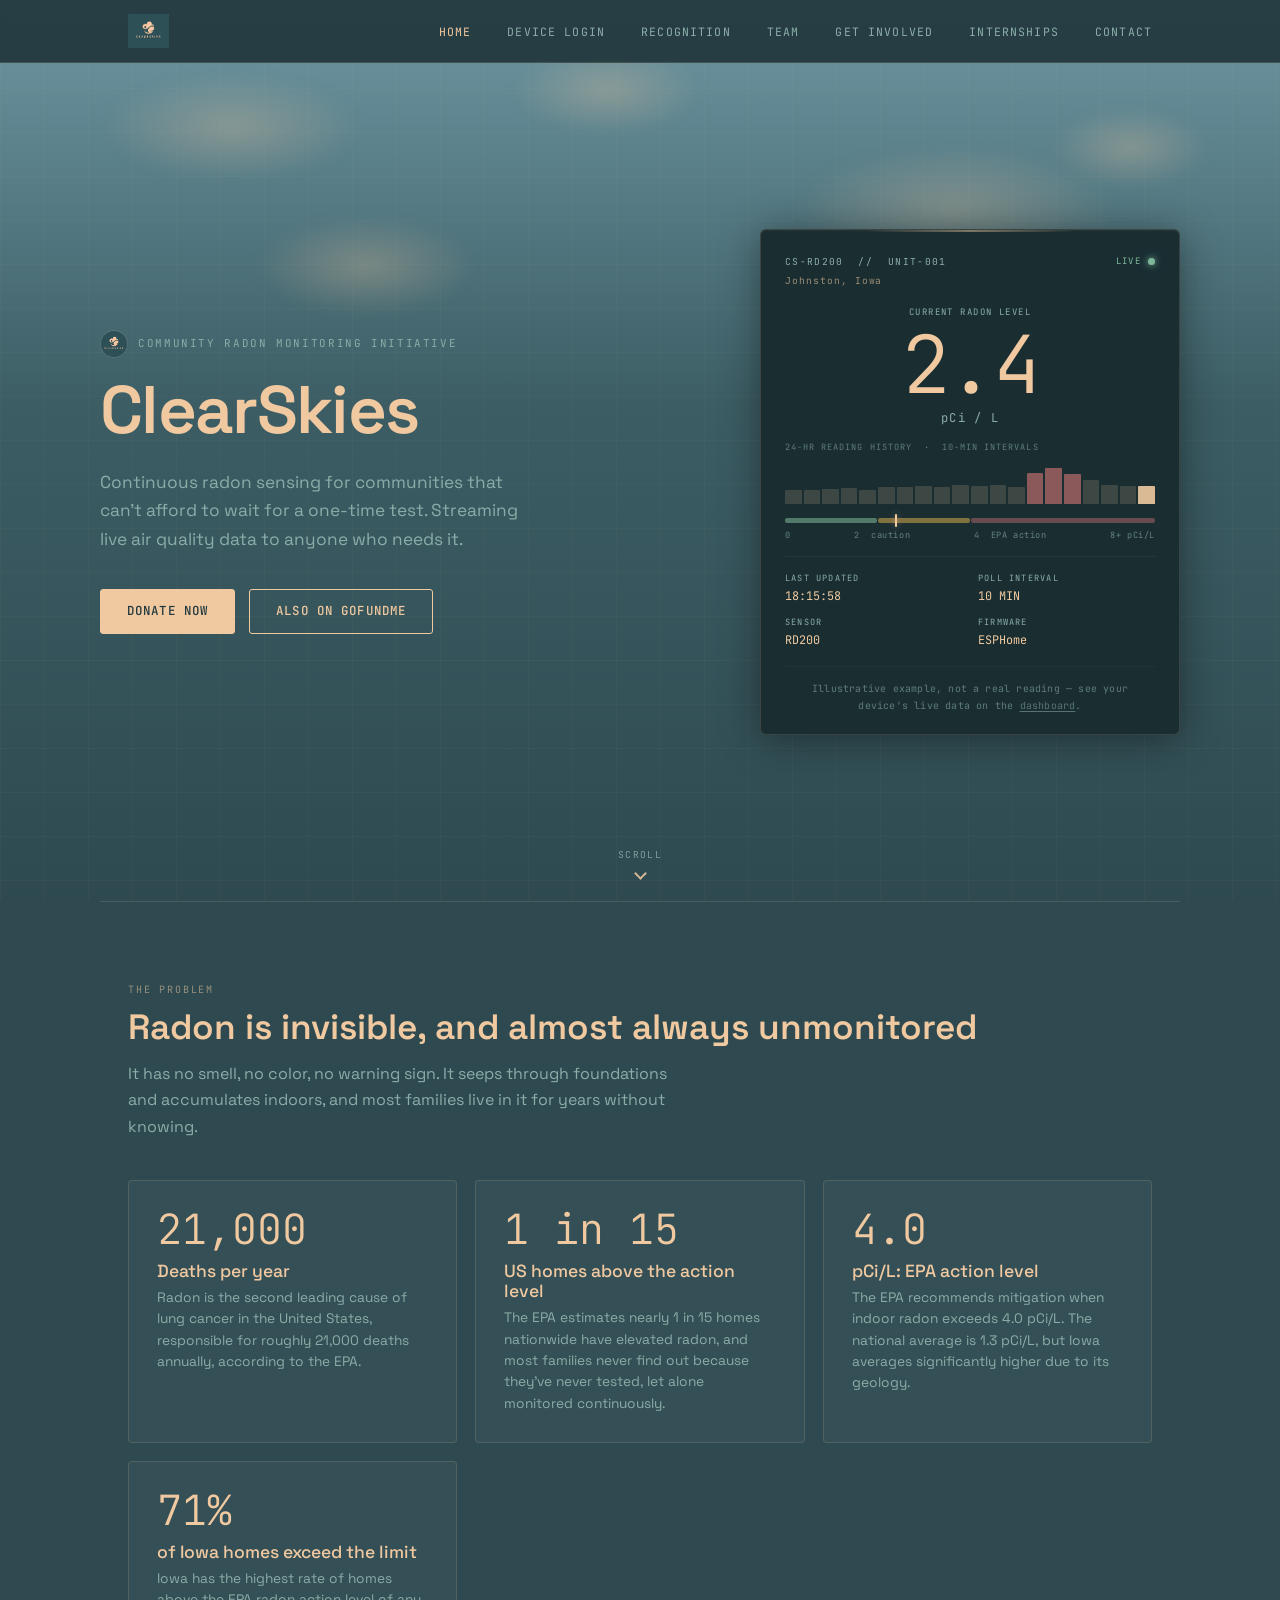
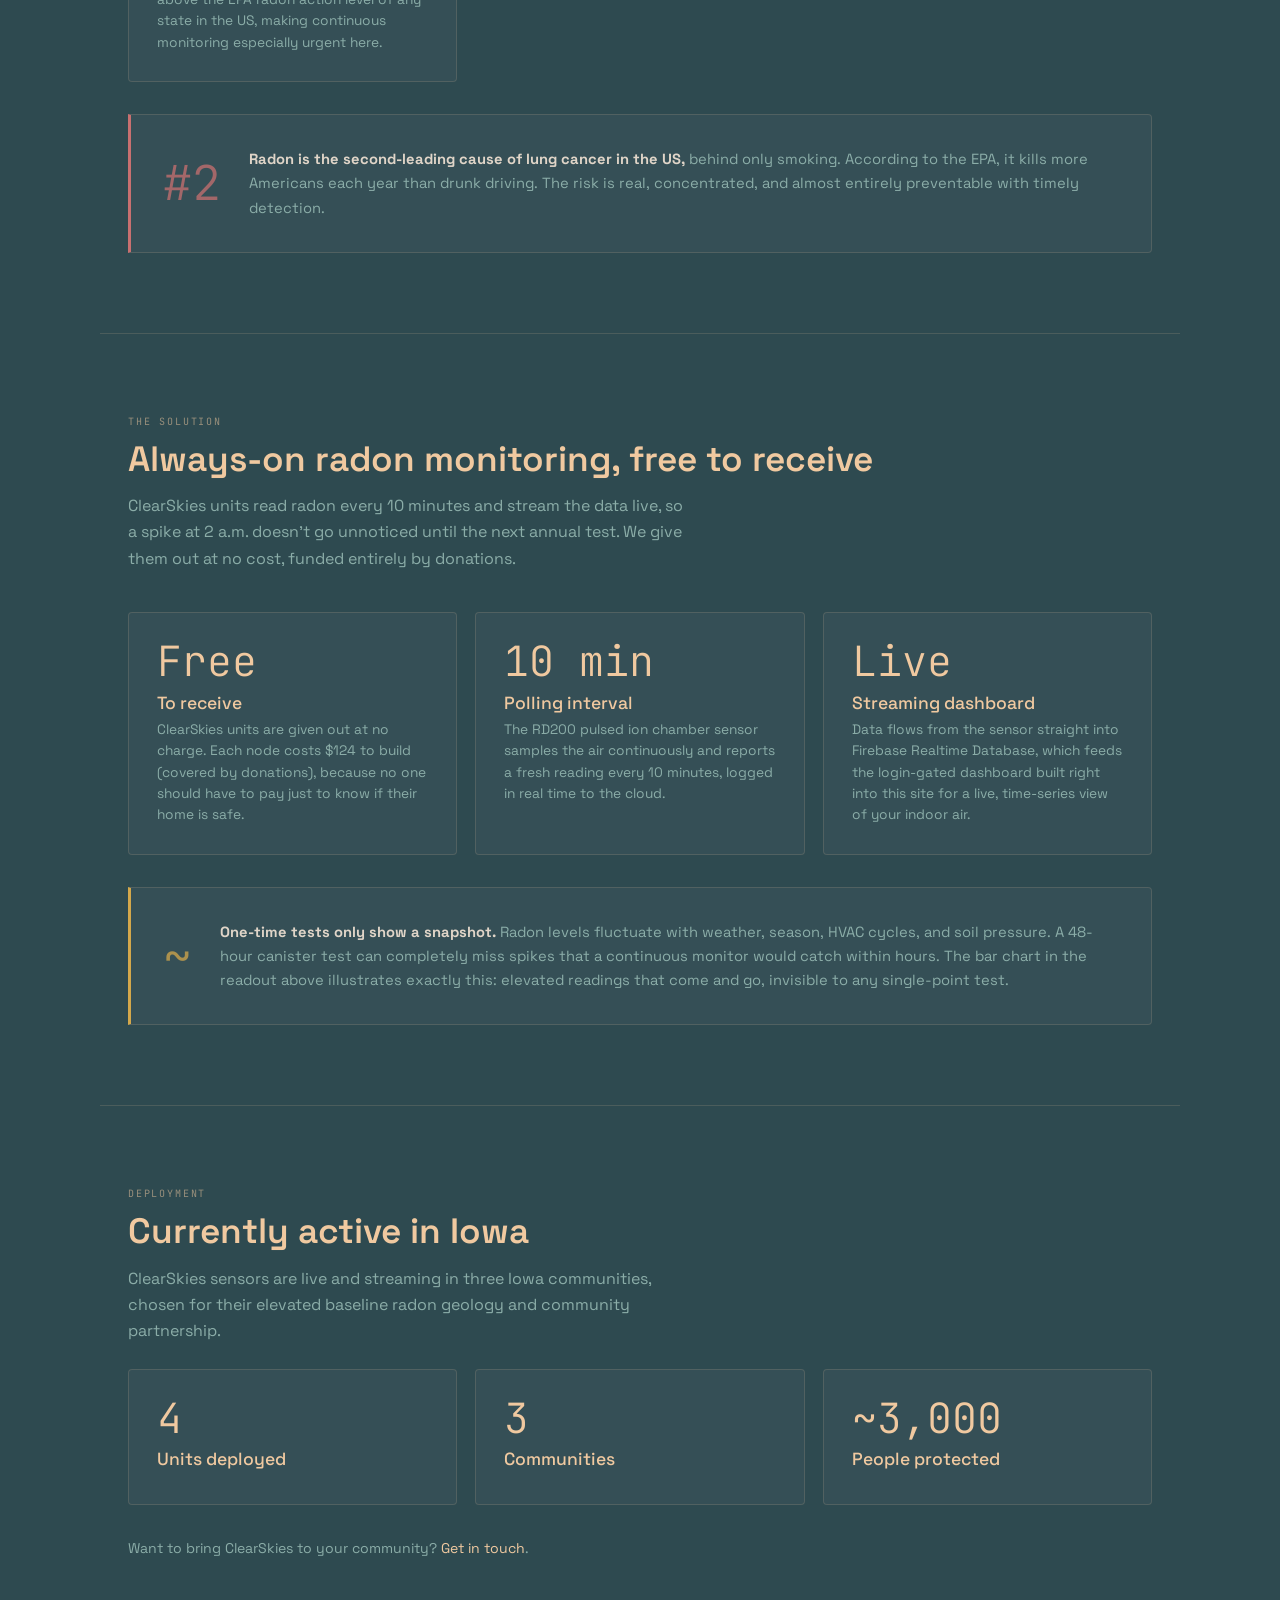
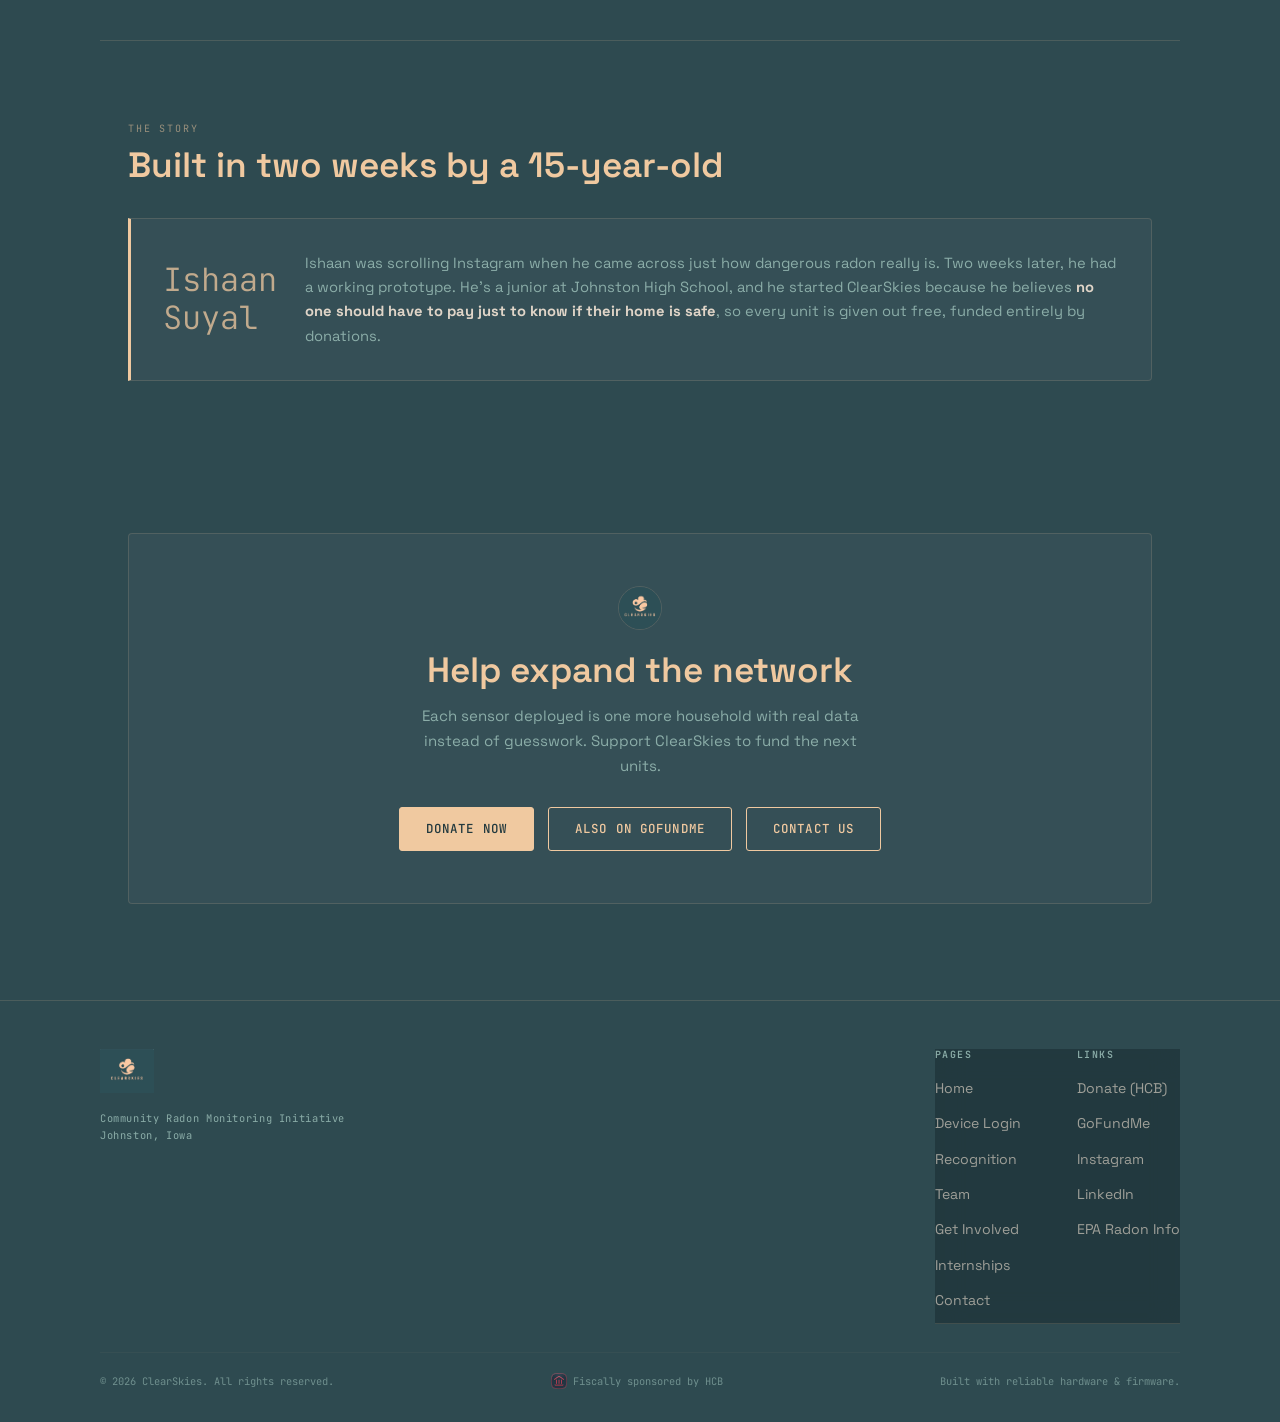
<file: index.html>
<!DOCTYPE html>
<html lang="en">
<head>
  <meta name="google-site-verification" content="0IrApgtgHtI0PeMn14DajckYNzv0aFmC-yq6fdGsyoA" />
  <meta charset="UTF-8">
  <meta name="viewport" content="width=device-width, initial-scale=1.0">
  <title>ClearSkies | Community Radon Monitoring</title>
  <meta name="description" content="ClearSkies deploys low-cost continuous radon sensors in communities across Iowa, streaming real-time air quality data to protect families from invisible radon exposure.">
  <meta property="og:type" content="website">
  <meta property="og:title" content="ClearSkies | Community Radon Monitoring">
  <meta property="og:description" content="Low-cost continuous radon sensors deployed in communities across Iowa.">
  <meta property="og:image" content="https://clearskiesus.org/images/unit-photo.jpeg">
  <link rel="icon" type="image/png" href="favicon.png">
  <link rel="apple-touch-icon" href="favicon.png">
  <link rel="stylesheet" href="css/style.css">
</head>
<body>

<!-- ── Atmosphere: sky → ground scene ── -->
<div class="scene" aria-hidden="true">
  <div class="scene-sky"></div>
  <div class="scene-ground"></div>
  <div class="cloud cloud-1"></div>
  <div class="cloud cloud-2"></div>
  <div class="cloud cloud-3"></div>
  <div class="cloud cloud-4"></div>
  <div class="cloud cloud-5"></div>
</div>

<!-- ── Navigation ── -->
<nav>
  <div class="nav-inner">
    <a class="nav-logo" href="index.html">
      <img src="images/logoclear.jpeg" alt="ClearSkies">
    </a>
    <button class="nav-toggle" aria-label="Toggle menu">
      <span></span><span></span><span></span>
    </button>
    <ul class="nav-links">
      <li><a href="index.html" class="active">Home</a></li>
      <li><a href="login.html">Device Login</a></li>
      <li><a href="recognition.html">Recognition</a></li>
      <li><a href="team.html">Team</a></li>
      <li><a href="get-involved.html">Get Involved</a></li>
      <li><a href="internships.html">Internships</a></li>
      <li><a href="contact.html">Contact</a></li>
    </ul>
  </div>
</nav>

<!-- ── Hero ── -->
<section class="hero">
  <div class="hero-inner">
    <div class="hero-text">
      <div class="hero-brand">
        <img class="hero-logo" src="images/logoclear.jpeg" alt="ClearSkies logo">
        <span class="label">Community Radon Monitoring Initiative</span>
      </div>
      <h1>ClearSkies</h1>
      <p class="mission">
        Continuous radon sensing for communities that can't afford
        to wait for a one-time test. Streaming live air quality data
        to anyone who needs it.
      </p>
      <div class="hero-cta">
        <a class="btn" href="https://hcb.hackclub.com/donations/start/clearskies" target="_blank" rel="noopener">Donate Now</a>
        <a class="btn btn-outline" href="https://gofund.me/b8601a1a9" target="_blank" rel="noopener">Also on GoFundMe</a>
      </div>
    </div>

    <!-- Sensor readout panel -->
    <div class="sensor-unit" role="img" aria-label="Illustrative example of a sensor readout, not a live reading">
      <div class="sensor-header">
        <div>
          <div class="sensor-id">CS-RD200 &nbsp;//&nbsp; UNIT-001</div>
          <div class="sensor-loc">Johnston, Iowa</div>
        </div>
        <div class="sensor-status">
          <span class="status-text">Live</span>
          <span class="status-dot"></span>
        </div>
      </div>

      <div class="reading-display">
        <div class="reading-label">Current Radon Level</div>
        <div class="reading-value" id="reading-value">0.0</div>
        <div class="reading-unit">pCi / L</div>
      </div>

      <div class="chart-label">24-hr Reading History &nbsp;·&nbsp; 10-min intervals</div>
      <div class="mini-chart" id="mini-chart"></div>

      <div class="scale-section">
        <div class="scale-track-wrap">
          <div class="scale-track">
            <div class="scale-seg seg-safe"></div>
            <div class="scale-seg seg-moderate"></div>
            <div class="scale-seg seg-action"></div>
          </div>
          <div class="scale-marker" id="scale-marker"></div>
        </div>
        <div class="scale-labels">
          <span>0</span>
          <span>2 &nbsp;caution</span>
          <span>4 &nbsp;EPA action</span>
          <span>8+ pCi/L</span>
        </div>
      </div>

      <div class="sensor-meta">
        <div class="meta-item">
          <div class="meta-lbl">Last Updated</div>
          <div class="meta-val" id="sensor-time">--:--:--</div>
        </div>
        <div class="meta-item">
          <div class="meta-lbl">Poll Interval</div>
          <div class="meta-val">10 MIN</div>
        </div>
        <div class="meta-item">
          <div class="meta-lbl">Sensor</div>
          <div class="meta-val">RD200</div>
        </div>
        <div class="meta-item">
          <div class="meta-lbl">Firmware</div>
          <div class="meta-val">ESPHome</div>
        </div>
      </div>
      <p class="sensor-disclaimer">Illustrative example, not a real reading — see your device's live data on the <a href="login.html">dashboard</a>.</p>
    </div>
  </div>
</section>

<div class="divider"></div>

<!-- ── Problem ── -->
<section class="section">
  <div class="container">
    <div class="section-label">The Problem</div>
    <h2 class="section-title">Radon is invisible, and almost always unmonitored</h2>
    <p class="section-sub">
      It has no smell, no color, no warning sign. It seeps through foundations and accumulates
      indoors, and most families live in it for years without knowing.
    </p>

    <div class="stat-grid mt-40">
      <div class="stat-card">
        <div class="stat-number">21,000</div>
        <h3>Deaths per year</h3>
        <p>Radon is the second leading cause of lung cancer in the United States, responsible for roughly 21,000 deaths annually, according to the EPA.</p>
      </div>
      <div class="stat-card">
        <div class="stat-number">1 in 15</div>
        <h3>US homes above the action level</h3>
        <p>The EPA estimates nearly 1 in 15 homes nationwide have elevated radon, and most families never find out because they've never tested, let alone monitored continuously.</p>
      </div>
      <div class="stat-card">
        <div class="stat-number">4.0</div>
        <h3>pCi/L: EPA action level</h3>
        <p>The EPA recommends mitigation when indoor radon exceeds 4.0 pCi/L. The national average is 1.3 pCi/L, but Iowa averages significantly higher due to its geology.</p>
      </div>
      <div class="stat-card">
        <div class="stat-number">71%</div>
        <h3>of Iowa homes exceed the limit</h3>
        <p>Iowa has the highest rate of homes above the EPA radon action level of any state in the US, making continuous monitoring especially urgent here.</p>
      </div>
    </div>

    <div class="problem-strip">
      <div class="strip-num">#2</div>
      <p>
        <strong>Radon is the second-leading cause of lung cancer in the US,</strong> behind only smoking.
        According to the EPA, it kills more Americans each year than drunk driving.
        The risk is real, concentrated, and almost entirely preventable with timely detection.
      </p>
    </div>
  </div>
</section>

<div class="divider"></div>

<!-- ── Solution ── -->
<section class="section">
  <div class="container">
    <div class="section-label">The Solution</div>
    <h2 class="section-title">Always-on radon monitoring, free to receive</h2>
    <p class="section-sub">
      ClearSkies units read radon every 10 minutes and stream the data live,
      so a spike at 2 a.m. doesn't go unnoticed until the next annual test.
      We give them out at no cost, funded entirely by donations.
    </p>

    <div class="stat-grid mt-40">
      <div class="stat-card">
        <div class="stat-number">Free</div>
        <h3>To receive</h3>
        <p>ClearSkies units are given out at no charge. Each node costs $124 to build (covered by donations), because no one should have to pay just to know if their home is safe.</p>
      </div>
      <div class="stat-card">
        <div class="stat-number">10 min</div>
        <h3>Polling interval</h3>
        <p>The RD200 pulsed ion chamber sensor samples the air continuously and reports a fresh reading every 10 minutes, logged in real time to the cloud.</p>
      </div>
      <div class="stat-card">
        <div class="stat-number">Live</div>
        <h3>Streaming dashboard</h3>
        <p>Data flows from the sensor straight into Firebase Realtime Database, which feeds the login-gated dashboard built right into this site for a live, time-series view of your indoor air.</p>
      </div>
    </div>

    <div class="problem-strip" style="border-left-color: var(--yellow); margin-top: 32px;">
      <div class="strip-num" style="color: var(--yellow);">~</div>
      <p>
        <strong>One-time tests only show a snapshot.</strong>
        Radon levels fluctuate with weather, season, HVAC cycles, and soil pressure.
        A 48-hour canister test can completely miss spikes that a continuous monitor would catch
        within hours. The bar chart in the readout above illustrates exactly this: elevated readings
        that come and go, invisible to any single-point test.
      </p>
    </div>
  </div>
</section>

<div class="divider"></div>

<!-- ── Deployment ── -->
<section class="section">
  <div class="container">
    <div class="section-label">Deployment</div>
    <h2 class="section-title">Currently active in Iowa</h2>
    <p class="section-sub">
      ClearSkies sensors are live and streaming in three Iowa communities,
      chosen for their elevated baseline radon geology and community partnership.
    </p>

    <div class="stat-grid mt-24">
      <div class="stat-card">
        <div class="stat-number">4</div>
        <h3>Units deployed</h3>
      </div>
      <div class="stat-card">
        <div class="stat-number">3</div>
        <h3>Communities</h3>
      </div>
      <div class="stat-card">
        <div class="stat-number">~3,000</div>
        <h3>People protected</h3>
      </div>
    </div>

    <p class="text-muted mt-24" style="font-size:0.88rem;">
      Want to bring ClearSkies to your community?
      <a href="contact.html">Get in touch</a>.
    </p>
  </div>
</section>

<div class="divider"></div>

<!-- ── About ── -->
<section class="section">
  <div class="container">
    <div class="section-label">The Story</div>
    <h2 class="section-title">Built in two weeks by a 15-year-old</h2>

    <div class="problem-strip" style="border-left-color: var(--accent); margin-top: 32px;">
      <div class="strip-num" style="color: var(--accent); font-size: 2rem; line-height:1.2;">Ishaan<br>Suyal</div>
      <p>
        Ishaan was scrolling Instagram when he came across just how dangerous radon really is.
        Two weeks later, he had a working prototype. He's a junior at Johnston High School,
        and he started ClearSkies because he believes <strong>no one should have to pay
        just to know if their home is safe</strong>, so every unit is given out free,
        funded entirely by donations.
      </p>
    </div>
  </div>
</section>

<!-- ── CTA ── -->
<div class="container">
  <div class="cta-block">
    <img class="cta-logo" src="images/logoclear.jpeg" alt="ClearSkies logo">
    <h2>Help expand the network</h2>
    <p>Each sensor deployed is one more household with real data instead of guesswork. Support ClearSkies to fund the next units.</p>
    <div class="btn-group">
      <a class="btn" href="https://hcb.hackclub.com/donations/start/clearskies" target="_blank" rel="noopener">Donate Now</a>
      <a class="btn btn-outline" href="https://gofund.me/b8601a1a9" target="_blank" rel="noopener">Also on GoFundMe</a>
      <a class="btn btn-outline" href="contact.html">Contact Us</a>
    </div>
  </div>
</div>

<!-- ── Footer ── -->
<footer>
  <div class="footer-inner">
    <div class="footer-brand">
      <div class="footer-logo">
        <a href="index.html"><img src="images/logoclear.jpeg" alt="ClearSkies"></a>
      </div>
      <div class="footer-tagline">Community Radon Monitoring Initiative<br>Johnston, Iowa</div>
    </div>
    <nav class="footer-nav">
      <div class="footer-col">
        <h4>Pages</h4>
        <ul>
          <li><a href="index.html">Home</a></li>
          <li><a href="login.html">Device Login</a></li>
          <li><a href="recognition.html">Recognition</a></li>
          <li><a href="team.html">Team</a></li>
          <li><a href="get-involved.html">Get Involved</a></li>
          <li><a href="internships.html">Internships</a></li>
          <li><a href="contact.html">Contact</a></li>
        </ul>
      </div>
      <div class="footer-col">
        <h4>Links</h4>
        <ul>
          <li><a href="https://hcb.hackclub.com/donations/start/clearskies" target="_blank" rel="noopener">Donate (HCB)</a></li>
          <li><a href="https://gofund.me/b8601a1a9" target="_blank" rel="noopener">GoFundMe</a></li>
          <li><a href="https://www.instagram.com/clearskies.ia/" target="_blank" rel="noopener">Instagram</a></li>
          <li><a href="https://www.linkedin.com/company/clearskies515/" target="_blank" rel="noopener">LinkedIn</a></li>
          <li><a href="https://www.epa.gov/radon" target="_blank" rel="noopener">EPA Radon Info</a></li>
        </ul>
      </div>
    </nav>
  </div>
  <div class="footer-bottom">
    <span>&copy; 2026 ClearSkies. All rights reserved.</span>
    <span class="sponsor-badge"><img src="images/hackclub.png" alt="HCB">Fiscally sponsored by HCB</span>
    <span>Built with reliable hardware &amp; firmware.</span>
  </div>
</footer>

<div class="scroll-cue" id="scroll-cue" aria-hidden="true">
  <span>Scroll</span>
  <span class="scroll-cue-arrow"></span>
</div>

<script src="js/main.js"></script>
</body>
</html>
</file>
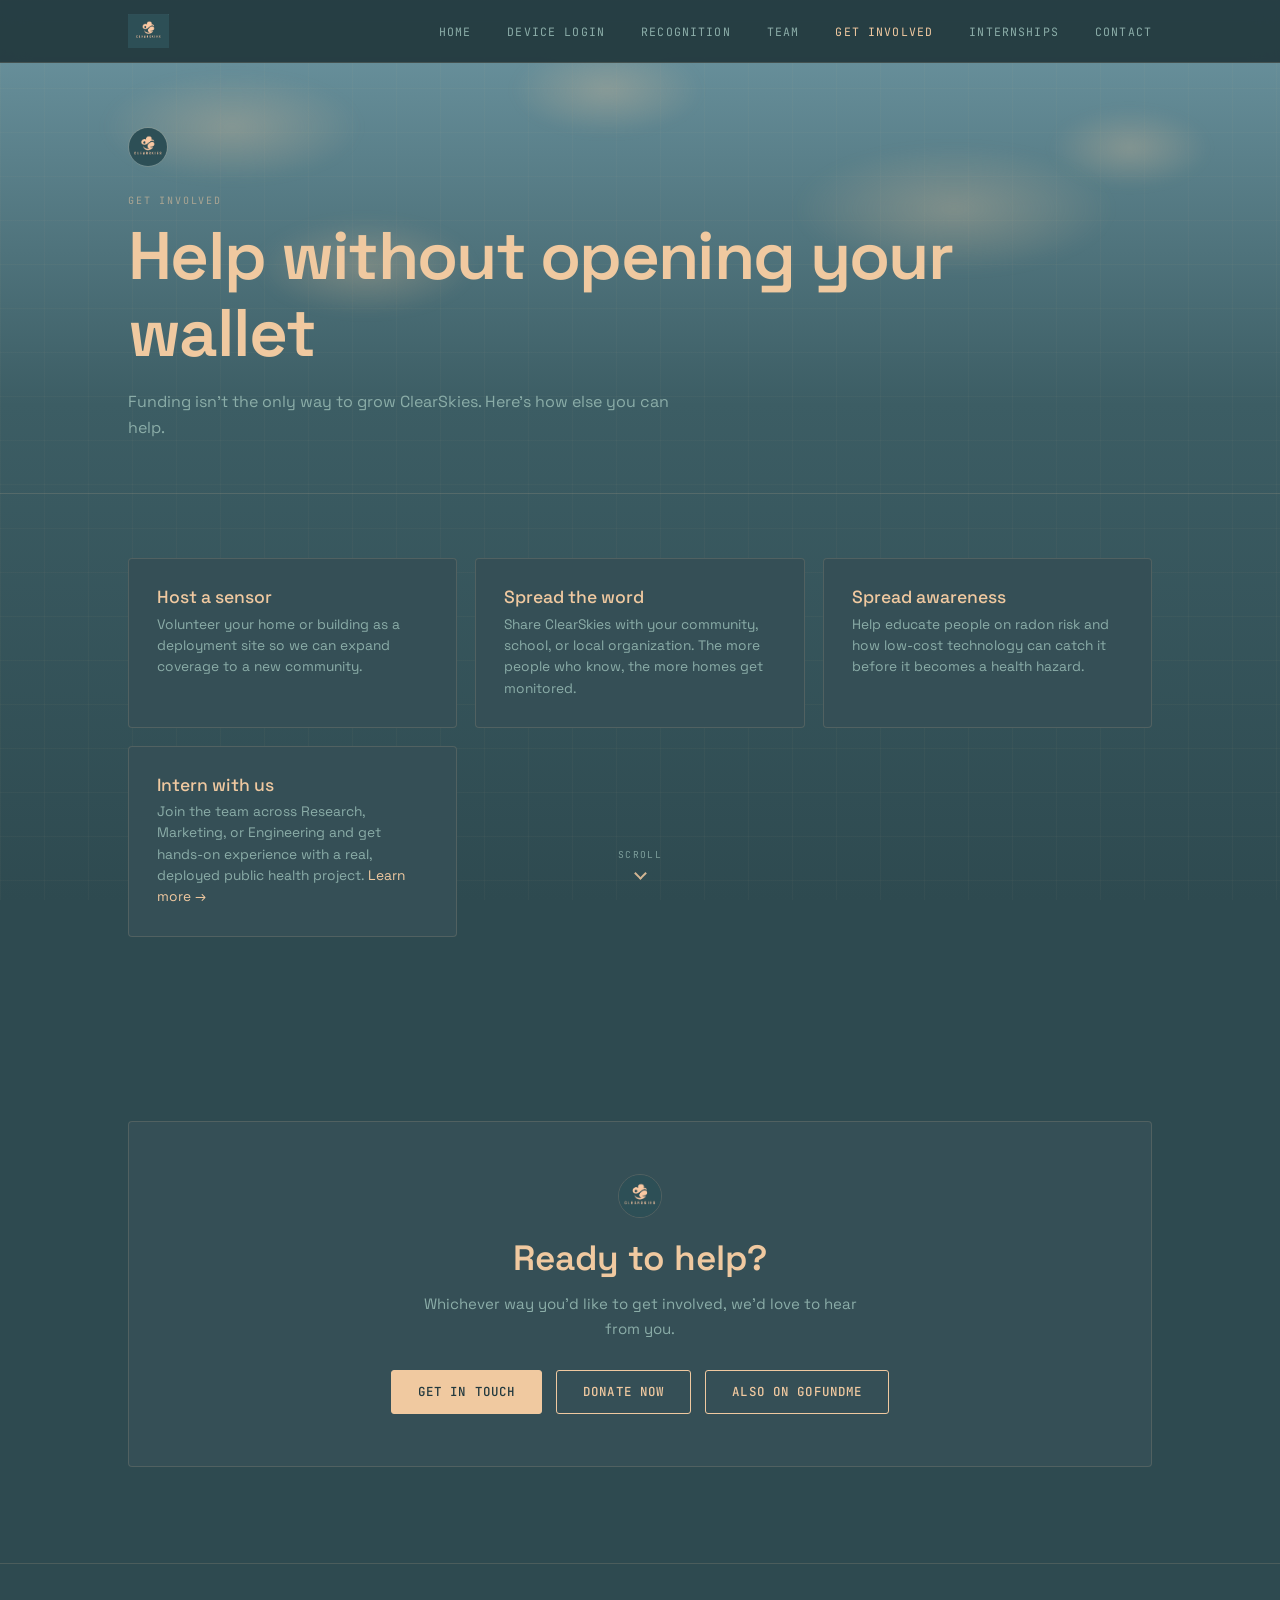
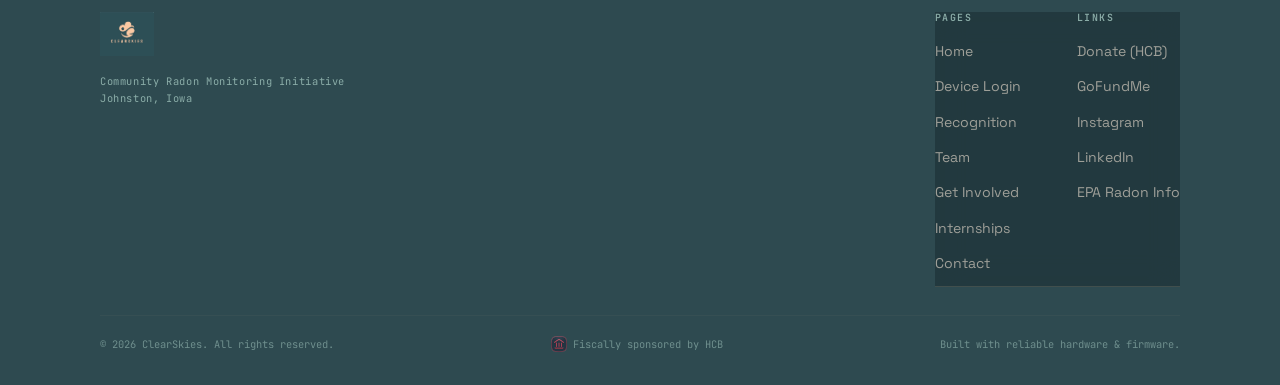
<file: get-involved.html>
<!DOCTYPE html>
<html lang="en">
<head>
  <meta charset="UTF-8">
  <meta name="viewport" content="width=device-width, initial-scale=1.0">
  <title>Get Involved | ClearSkies</title>
  <meta name="description" content="Help ClearSkies grow without opening your wallet: host a sensor, spread the word, or help raise awareness about radon risk.">
  <meta property="og:type" content="website">
  <meta property="og:title" content="Get Involved | ClearSkies">
  <meta property="og:description" content="Help ClearSkies grow without opening your wallet: host a sensor, spread the word, or help raise awareness about radon risk.">
  <meta property="og:image" content="https://clearskiesus.org/images/unit-photo.jpeg">
  <link rel="icon" type="image/png" href="favicon.png">
  <link rel="apple-touch-icon" href="favicon.png">
  <link rel="stylesheet" href="css/style.css">
</head>
<body>

<!-- ── Atmosphere: sky → ground scene ── -->
<div class="scene" aria-hidden="true">
  <div class="scene-sky"></div>
  <div class="scene-ground"></div>
  <div class="cloud cloud-1"></div>
  <div class="cloud cloud-2"></div>
  <div class="cloud cloud-3"></div>
  <div class="cloud cloud-4"></div>
  <div class="cloud cloud-5"></div>
</div>

<!-- ── Navigation ── -->
<nav>
  <div class="nav-inner">
    <a class="nav-logo" href="index.html">
      <img src="images/logoclear.jpeg" alt="ClearSkies">
    </a>
    <button class="nav-toggle" aria-label="Toggle menu">
      <span></span><span></span><span></span>
    </button>
    <ul class="nav-links">
      <li><a href="index.html">Home</a></li>
      <li><a href="login.html">Device Login</a></li>
      <li><a href="recognition.html">Recognition</a></li>
      <li><a href="team.html">Team</a></li>
      <li><a href="get-involved.html" class="active">Get Involved</a></li>
      <li><a href="internships.html">Internships</a></li>
      <li><a href="contact.html">Contact</a></li>
    </ul>
  </div>
</nav>

<!-- ── Page Header ── -->
<div class="page-header">
  <div class="container">
    <img class="page-header-logo" src="images/logoclear.jpeg" alt="ClearSkies logo">
    <div class="section-label">Get Involved</div>
    <h1>Help without opening your wallet</h1>
    <p class="section-sub mt-16">
      Funding isn't the only way to grow ClearSkies. Here's how else you can help.
    </p>
  </div>
</div>

<!-- ── Ways to help ── -->
<section class="section" style="padding-top: 0;">
  <div class="container">
    <div class="stat-grid">
      <div class="stat-card">
        <h3>Host a sensor</h3>
        <p>Volunteer your home or building as a deployment site so we can expand coverage to a new community.</p>
      </div>
      <div class="stat-card">
        <h3>Spread the word</h3>
        <p>Share ClearSkies with your community, school, or local organization. The more people who know, the more homes get monitored.</p>
      </div>
      <div class="stat-card">
        <h3>Spread awareness</h3>
        <p>Help educate people on radon risk and how low-cost technology can catch it before it becomes a health hazard.</p>
      </div>
      <div class="stat-card">
        <h3>Intern with us</h3>
        <p>Join the team across Research, Marketing, or Engineering and get hands-on experience with a real, deployed public health project. <a href="internships.html">Learn more &rarr;</a></p>
      </div>
    </div>
  </div>
</section>

<!-- ── CTA ── -->
<div class="container">
  <div class="cta-block">
    <img class="cta-logo" src="images/logoclear.jpeg" alt="ClearSkies logo">
    <h2>Ready to help?</h2>
    <p>Whichever way you'd like to get involved, we'd love to hear from you.</p>
    <div class="btn-group">
      <a class="btn" href="contact.html">Get in Touch</a>
      <a class="btn btn-outline" href="https://hcb.hackclub.com/donations/start/clearskies" target="_blank" rel="noopener">Donate Now</a>
      <a class="btn btn-outline" href="https://gofund.me/b8601a1a9" target="_blank" rel="noopener">Also on GoFundMe</a>
    </div>
  </div>
</div>

<!-- ── Footer ── -->
<footer>
  <div class="footer-inner">
    <div class="footer-brand">
      <div class="footer-logo">
        <a href="index.html"><img src="images/logoclear.jpeg" alt="ClearSkies"></a>
      </div>
      <div class="footer-tagline">Community Radon Monitoring Initiative<br>Johnston, Iowa</div>
    </div>
    <nav class="footer-nav">
      <div class="footer-col">
        <h4>Pages</h4>
        <ul>
          <li><a href="index.html">Home</a></li>
          <li><a href="login.html">Device Login</a></li>
          <li><a href="recognition.html">Recognition</a></li>
          <li><a href="team.html">Team</a></li>
          <li><a href="get-involved.html">Get Involved</a></li>
          <li><a href="internships.html">Internships</a></li>
          <li><a href="contact.html">Contact</a></li>
        </ul>
      </div>
      <div class="footer-col">
        <h4>Links</h4>
        <ul>
          <li><a href="https://hcb.hackclub.com/donations/start/clearskies" target="_blank" rel="noopener">Donate (HCB)</a></li>
          <li><a href="https://gofund.me/b8601a1a9" target="_blank" rel="noopener">GoFundMe</a></li>
          <li><a href="https://www.instagram.com/clearskies.ia/" target="_blank" rel="noopener">Instagram</a></li>
          <li><a href="https://www.linkedin.com/company/clearskies515/" target="_blank" rel="noopener">LinkedIn</a></li>
          <li><a href="https://www.epa.gov/radon" target="_blank" rel="noopener">EPA Radon Info</a></li>
        </ul>
      </div>
    </nav>
  </div>
  <div class="footer-bottom">
    <span>&copy; 2026 ClearSkies. All rights reserved.</span>
    <span class="sponsor-badge"><img src="images/hackclub.png" alt="HCB">Fiscally sponsored by HCB</span>
    <span>Built with reliable hardware &amp; firmware.</span>
  </div>
</footer>

<div class="scroll-cue" id="scroll-cue" aria-hidden="true">
  <span>Scroll</span>
  <span class="scroll-cue-arrow"></span>
</div>

<script src="js/main.js"></script>
</body>
</html>
</file>
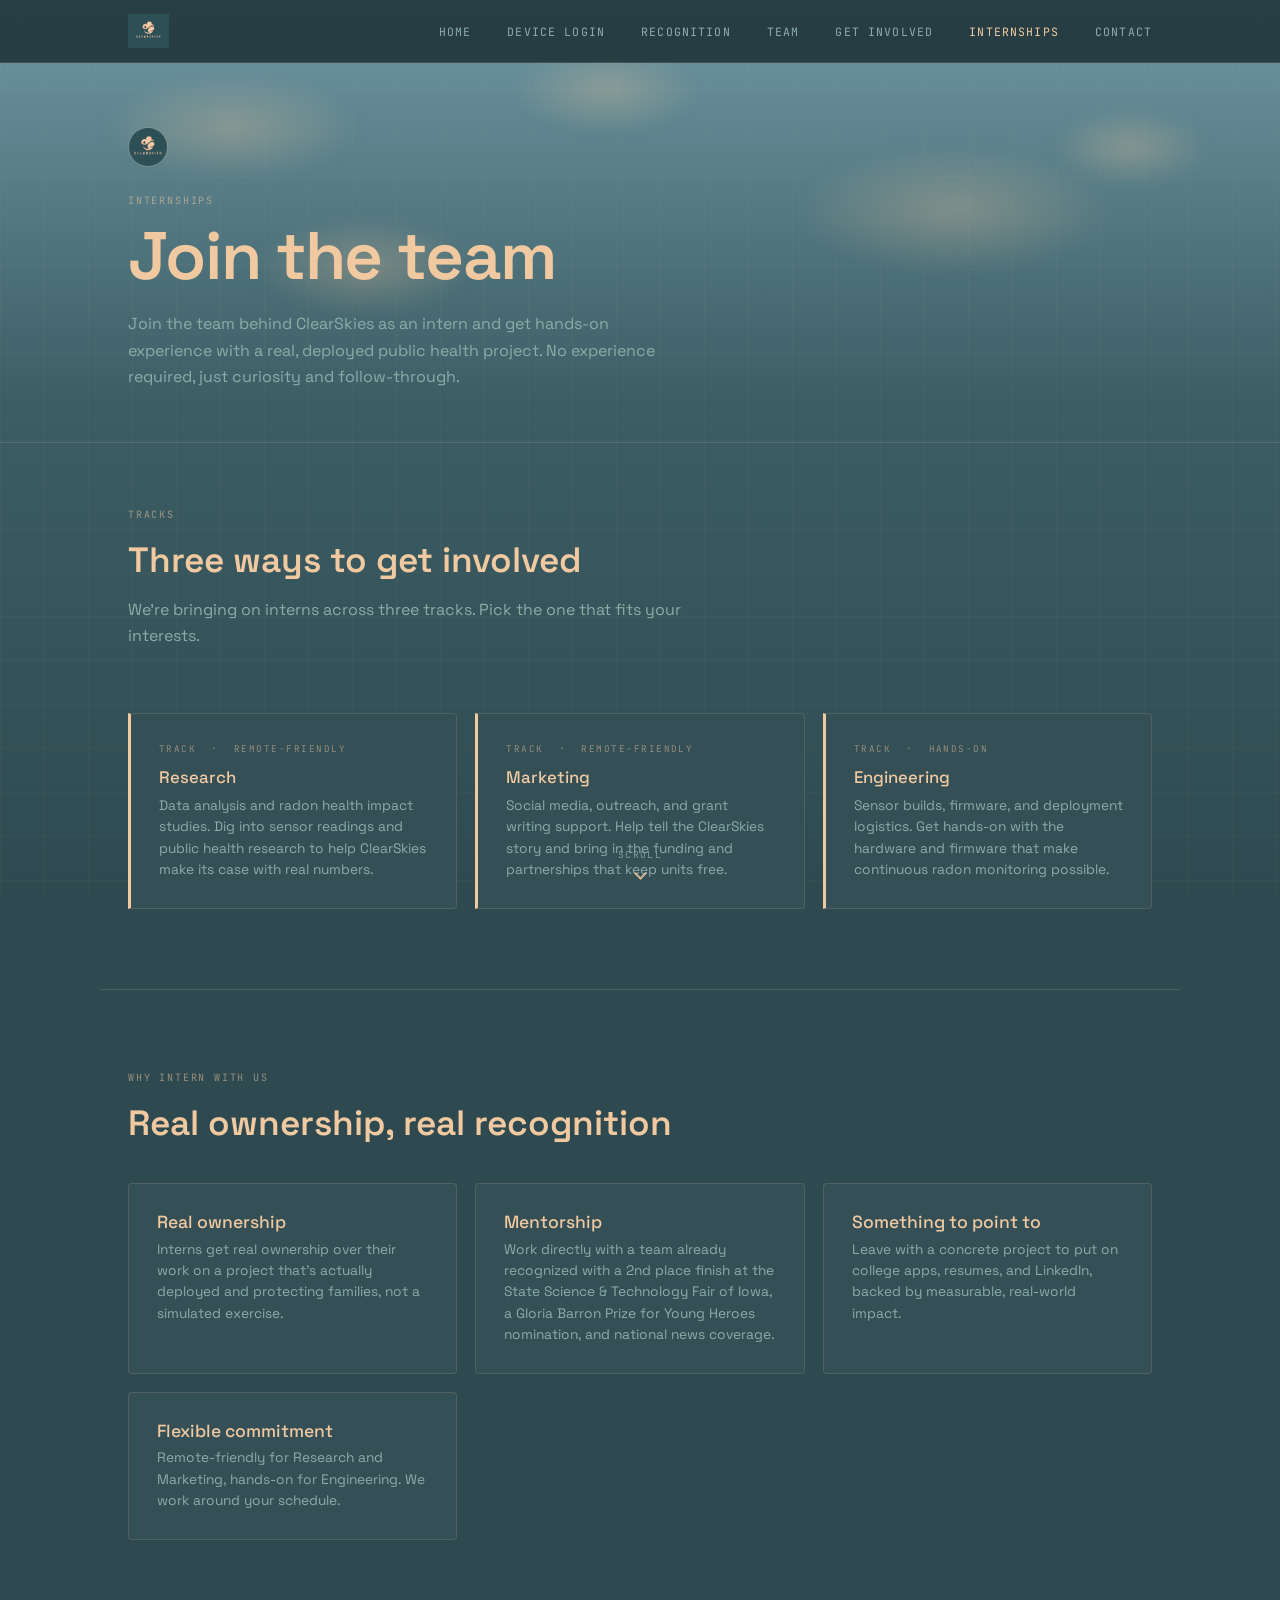
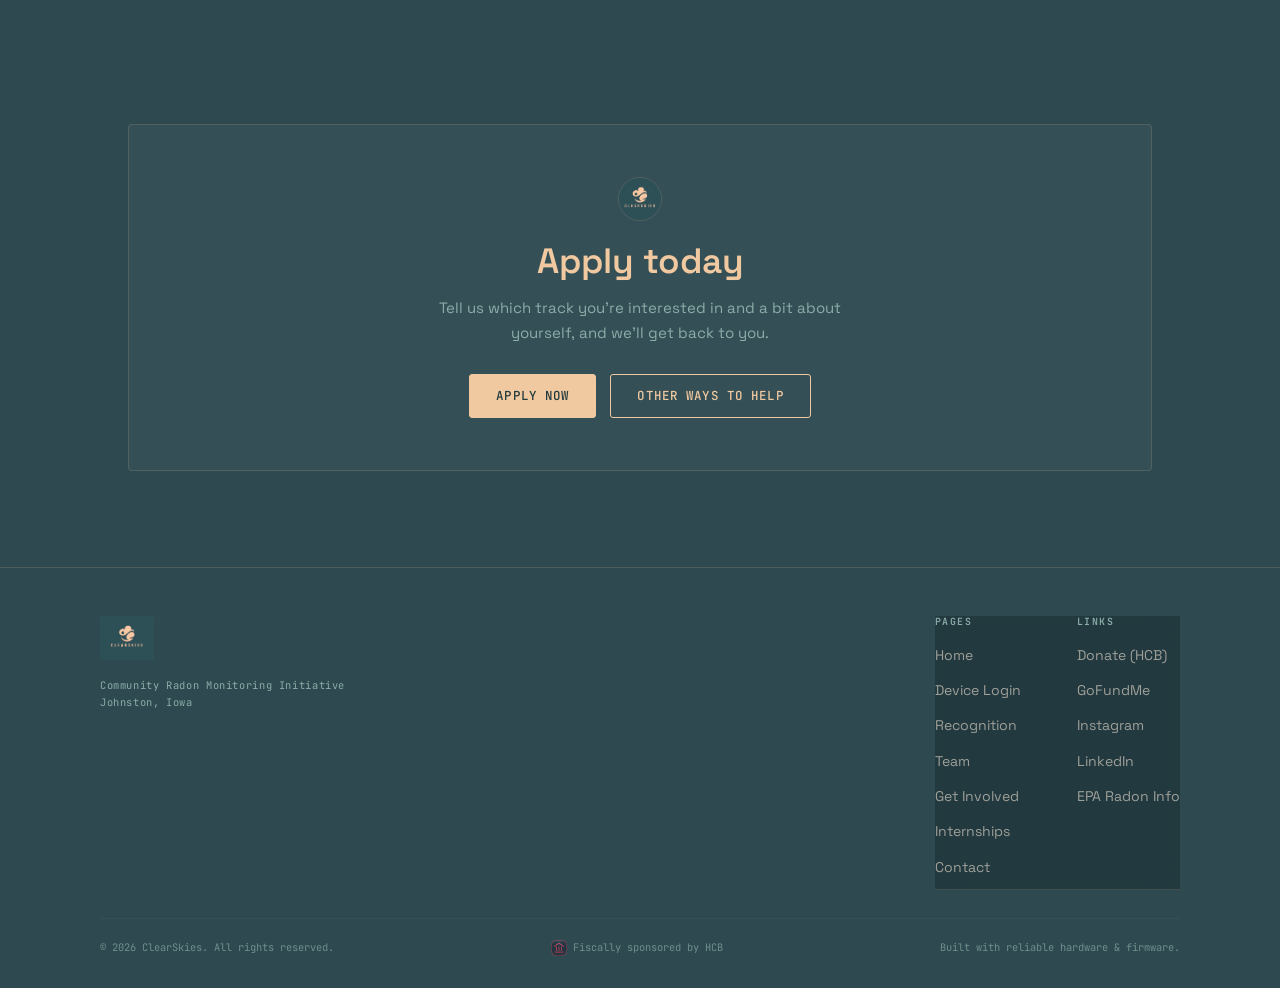
<file: internships.html>
<!DOCTYPE html>
<html lang="en">
<head>
  <meta charset="UTF-8">
  <meta name="viewport" content="width=device-width, initial-scale=1.0">
  <title>Internships | ClearSkies</title>
  <meta name="description" content="Intern with ClearSkies across Research, Marketing, or Engineering tracks and get hands-on experience with a real, deployed public health project.">
  <meta property="og:type" content="website">
  <meta property="og:title" content="Internships | ClearSkies">
  <meta property="og:description" content="Intern with ClearSkies across Research, Marketing, or Engineering tracks and get hands-on experience with a real, deployed public health project.">
  <meta property="og:image" content="https://clearskiesus.org/images/unit-photo.jpeg">
  <link rel="icon" type="image/png" href="favicon.png">
  <link rel="apple-touch-icon" href="favicon.png">
  <link rel="stylesheet" href="css/style.css">
</head>
<body>

<!-- ── Atmosphere: sky → ground scene ── -->
<div class="scene" aria-hidden="true">
  <div class="scene-sky"></div>
  <div class="scene-ground"></div>
  <div class="cloud cloud-1"></div>
  <div class="cloud cloud-2"></div>
  <div class="cloud cloud-3"></div>
  <div class="cloud cloud-4"></div>
  <div class="cloud cloud-5"></div>
</div>

<!-- ── Navigation ── -->
<nav>
  <div class="nav-inner">
    <a class="nav-logo" href="index.html">
      <img src="images/logoclear.jpeg" alt="ClearSkies">
    </a>
    <button class="nav-toggle" aria-label="Toggle menu">
      <span></span><span></span><span></span>
    </button>
    <ul class="nav-links">
      <li><a href="index.html">Home</a></li>
      <li><a href="login.html">Device Login</a></li>
      <li><a href="recognition.html">Recognition</a></li>
      <li><a href="team.html">Team</a></li>
      <li><a href="get-involved.html">Get Involved</a></li>
      <li><a href="internships.html" class="active">Internships</a></li>
      <li><a href="contact.html">Contact</a></li>
    </ul>
  </div>
</nav>

<!-- ── Page Header ── -->
<div class="page-header">
  <div class="container">
    <img class="page-header-logo" src="images/logoclear.jpeg" alt="ClearSkies logo">
    <div class="section-label">Internships</div>
    <h1>Join the team</h1>
    <p class="section-sub mt-16">
      Join the team behind ClearSkies as an intern and get hands-on experience with a
      real, deployed public health project. No experience required, just curiosity and
      follow-through.
    </p>
  </div>
</div>

<!-- ── Tracks ── -->
<section class="section" style="padding-top: 0;">
  <div class="container">
    <div class="section-label">Tracks</div>
    <h2 class="section-title mt-16">Three ways to get involved</h2>
    <p class="section-sub mt-16">
      We're bringing on interns across three tracks. Pick the one that fits your interests.
    </p>

    <div class="award-grid">
      <div class="award-card">
        <div class="award-badge">Track &nbsp;·&nbsp; Remote-friendly</div>
        <h3>Research</h3>
        <p>Data analysis and radon health impact studies. Dig into sensor readings and public health research to help ClearSkies make its case with real numbers.</p>
      </div>

      <div class="award-card">
        <div class="award-badge">Track &nbsp;·&nbsp; Remote-friendly</div>
        <h3>Marketing</h3>
        <p>Social media, outreach, and grant writing support. Help tell the ClearSkies story and bring in the funding and partnerships that keep units free.</p>
      </div>

      <div class="award-card">
        <div class="award-badge">Track &nbsp;·&nbsp; Hands-on</div>
        <h3>Engineering</h3>
        <p>Sensor builds, firmware, and deployment logistics. Get hands-on with the hardware and firmware that make continuous radon monitoring possible.</p>
      </div>
    </div>
  </div>
</section>

<div class="divider"></div>

<!-- ── Why intern ── -->
<section class="section">
  <div class="container">
    <div class="section-label">Why Intern With Us</div>
    <h2 class="section-title mt-16">Real ownership, real recognition</h2>

    <div class="stat-grid mt-40">
      <div class="stat-card">
        <h3>Real ownership</h3>
        <p>Interns get real ownership over their work on a project that's actually deployed and protecting families, not a simulated exercise.</p>
      </div>
      <div class="stat-card">
        <h3>Mentorship</h3>
        <p>Work directly with a team already recognized with a 2nd place finish at the State Science &amp; Technology Fair of Iowa, a Gloria Barron Prize for Young Heroes nomination, and national news coverage.</p>
      </div>
      <div class="stat-card">
        <h3>Something to point to</h3>
        <p>Leave with a concrete project to put on college apps, resumes, and LinkedIn, backed by measurable, real-world impact.</p>
      </div>
      <div class="stat-card">
        <h3>Flexible commitment</h3>
        <p>Remote-friendly for Research and Marketing, hands-on for Engineering. We work around your schedule.</p>
      </div>
    </div>
  </div>
</section>

<!-- ── CTA ── -->
<div class="container">
  <div class="cta-block">
    <img class="cta-logo" src="images/logoclear.jpeg" alt="ClearSkies logo">
    <h2>Apply today</h2>
    <p>Tell us which track you're interested in and a bit about yourself, and we'll get back to you.</p>
    <div class="btn-group">
      <a class="btn" href="https://tinyurl.com/clearskiesintern" target="_blank" rel="noopener">Apply Now</a>
      <a class="btn btn-outline" href="get-involved.html">Other Ways to Help</a>
    </div>
  </div>
</div>

<!-- ── Footer ── -->
<footer>
  <div class="footer-inner">
    <div class="footer-brand">
      <div class="footer-logo">
        <a href="index.html"><img src="images/logoclear.jpeg" alt="ClearSkies"></a>
      </div>
      <div class="footer-tagline">Community Radon Monitoring Initiative<br>Johnston, Iowa</div>
    </div>
    <nav class="footer-nav">
      <div class="footer-col">
        <h4>Pages</h4>
        <ul>
          <li><a href="index.html">Home</a></li>
          <li><a href="login.html">Device Login</a></li>
          <li><a href="recognition.html">Recognition</a></li>
          <li><a href="team.html">Team</a></li>
          <li><a href="get-involved.html">Get Involved</a></li>
          <li><a href="internships.html">Internships</a></li>
          <li><a href="contact.html">Contact</a></li>
        </ul>
      </div>
      <div class="footer-col">
        <h4>Links</h4>
        <ul>
          <li><a href="https://hcb.hackclub.com/donations/start/clearskies" target="_blank" rel="noopener">Donate (HCB)</a></li>
          <li><a href="https://gofund.me/b8601a1a9" target="_blank" rel="noopener">GoFundMe</a></li>
          <li><a href="https://www.instagram.com/clearskies.ia/" target="_blank" rel="noopener">Instagram</a></li>
          <li><a href="https://www.linkedin.com/company/clearskies515/" target="_blank" rel="noopener">LinkedIn</a></li>
          <li><a href="https://www.epa.gov/radon" target="_blank" rel="noopener">EPA Radon Info</a></li>
        </ul>
      </div>
    </nav>
  </div>
  <div class="footer-bottom">
    <span>&copy; 2026 ClearSkies. All rights reserved.</span>
    <span class="sponsor-badge"><img src="images/hackclub.png" alt="HCB">Fiscally sponsored by HCB</span>
    <span>Built with reliable hardware &amp; firmware.</span>
  </div>
</footer>

<div class="scroll-cue" id="scroll-cue" aria-hidden="true">
  <span>Scroll</span>
  <span class="scroll-cue-arrow"></span>
</div>

<script src="js/main.js"></script>
</body>
</html>
</file>
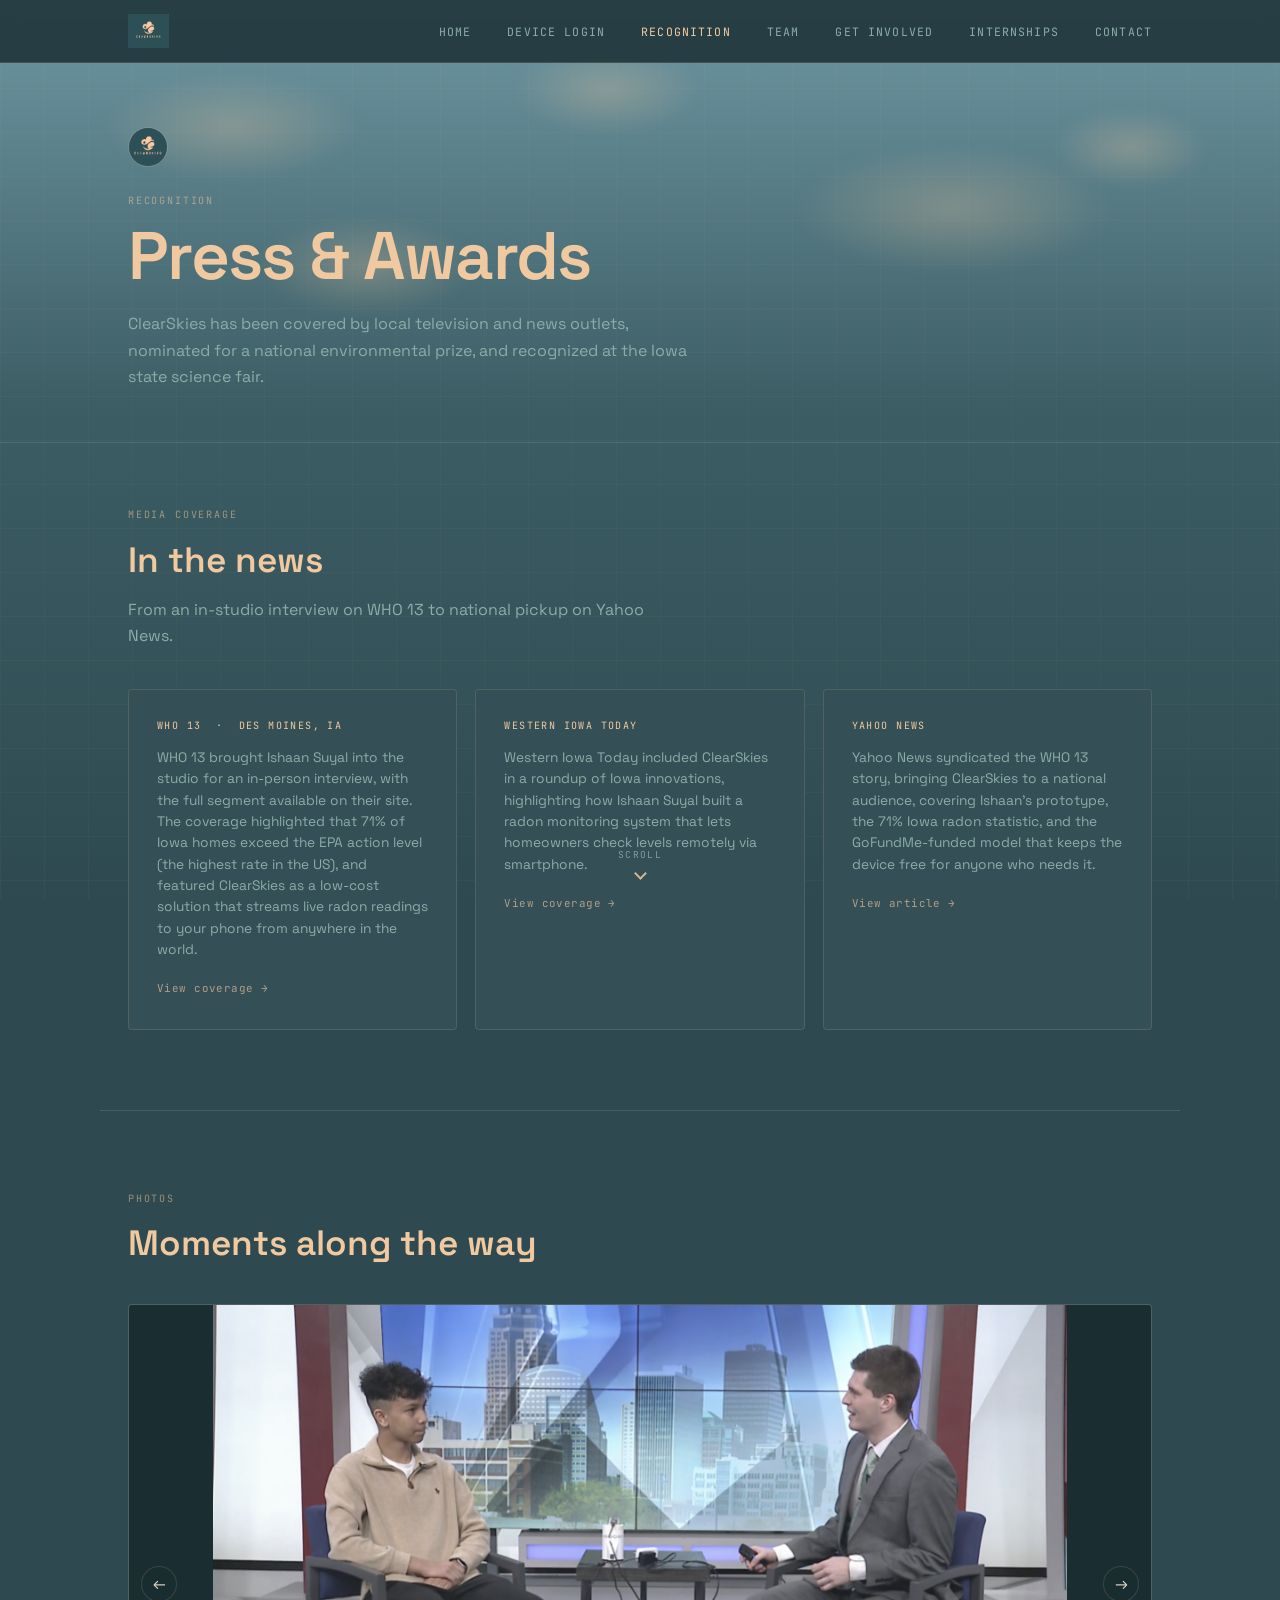
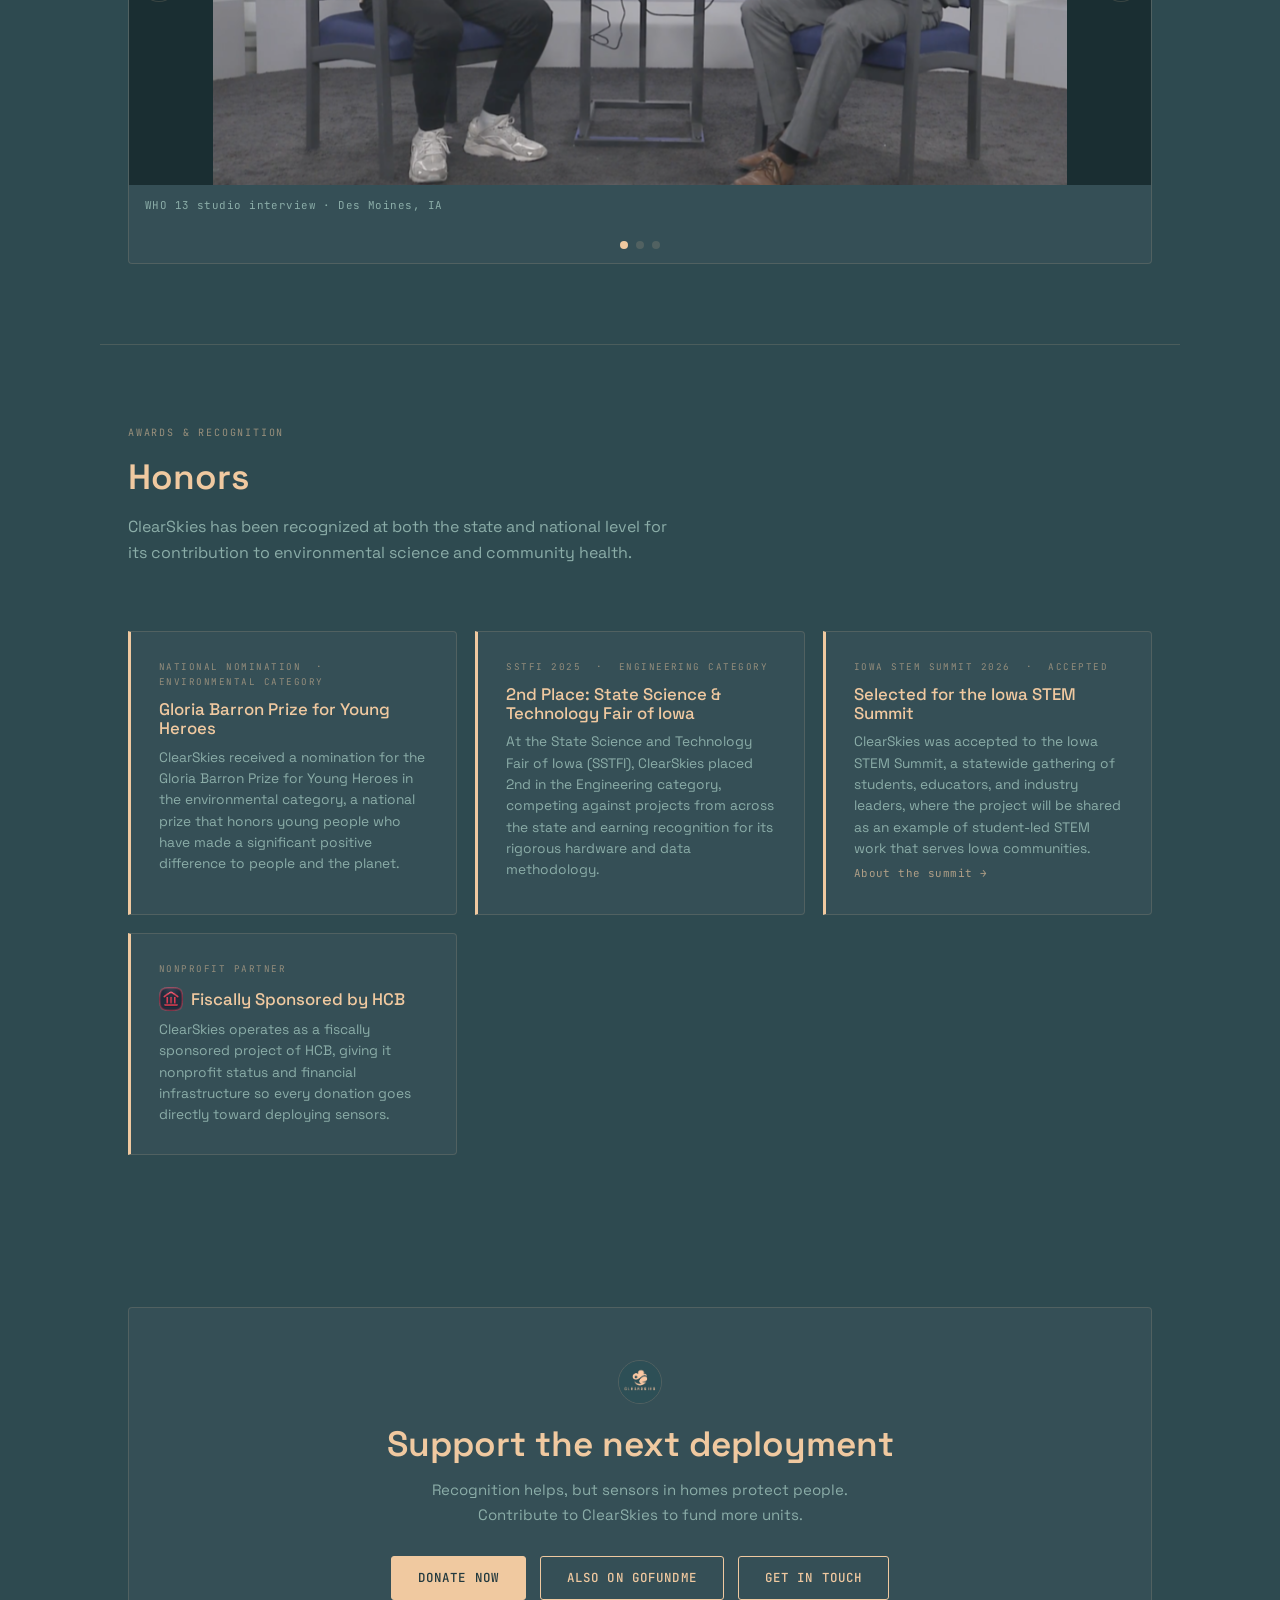
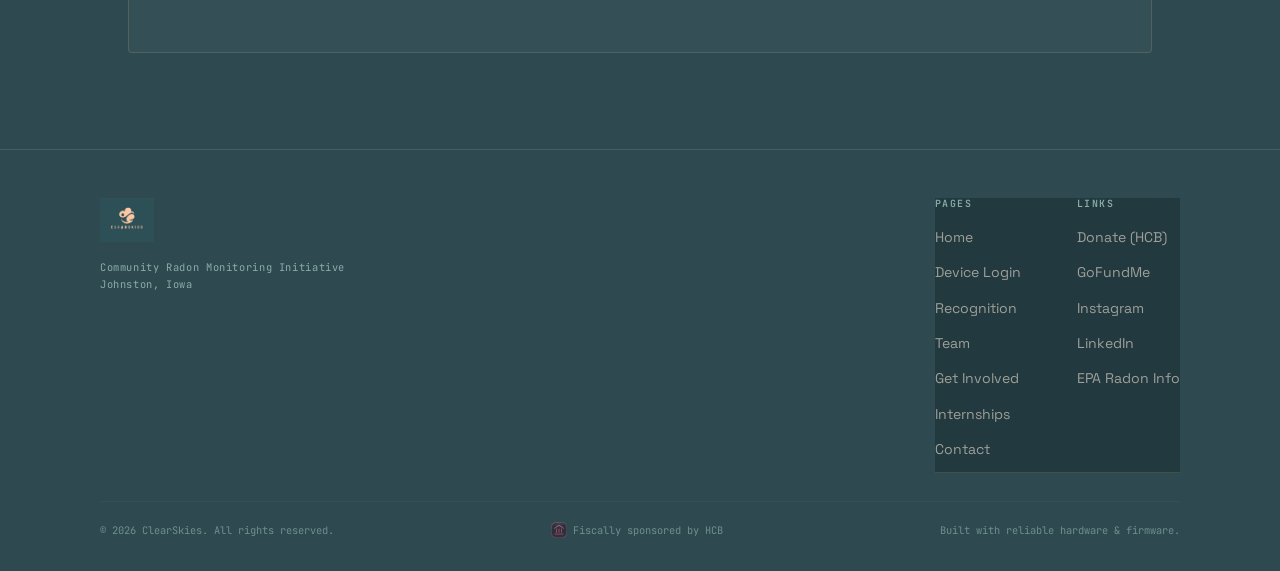
<file: recognition.html>
<!DOCTYPE html>
<html lang="en">
<head>
  <meta charset="UTF-8">
  <meta name="viewport" content="width=device-width, initial-scale=1.0">
  <title>Recognition | ClearSkies</title>
  <meta name="description" content="ClearSkies has been recognized by local and national media and honored at the State Science and Technology Fair of Iowa.">
  <meta property="og:type" content="website">
  <meta property="og:title" content="Recognition | ClearSkies">
  <meta property="og:description" content="ClearSkies has been recognized by local and national media and honored at the State Science and Technology Fair of Iowa.">
  <meta property="og:image" content="https://clearskiesus.org/images/unit-photo.jpeg">
  <link rel="icon" type="image/png" href="favicon.png">
  <link rel="apple-touch-icon" href="favicon.png">
  <link rel="stylesheet" href="css/style.css">
</head>
<body>

<!-- ── Atmosphere: sky → ground scene ── -->
<div class="scene" aria-hidden="true">
  <div class="scene-sky"></div>
  <div class="scene-ground"></div>
  <div class="cloud cloud-1"></div>
  <div class="cloud cloud-2"></div>
  <div class="cloud cloud-3"></div>
  <div class="cloud cloud-4"></div>
  <div class="cloud cloud-5"></div>
</div>

<!-- ── Navigation ── -->
<nav>
  <div class="nav-inner">
    <a class="nav-logo" href="index.html">
      <img src="images/logoclear.jpeg" alt="ClearSkies">
    </a>
    <button class="nav-toggle" aria-label="Toggle menu">
      <span></span><span></span><span></span>
    </button>
    <ul class="nav-links">
      <li><a href="index.html">Home</a></li>
      <li><a href="login.html">Device Login</a></li>
      <li><a href="recognition.html" class="active">Recognition</a></li>
      <li><a href="team.html">Team</a></li>
      <li><a href="get-involved.html">Get Involved</a></li>
      <li><a href="internships.html">Internships</a></li>
      <li><a href="contact.html">Contact</a></li>
    </ul>
  </div>
</nav>

<!-- ── Page Header ── -->
<div class="page-header">
  <div class="container">
    <img class="page-header-logo" src="images/logoclear.jpeg" alt="ClearSkies logo">
    <div class="section-label">Recognition</div>
    <h1>Press &amp; Awards</h1>
    <p class="section-sub mt-16">
      ClearSkies has been covered by local television and news outlets, nominated for
      a national environmental prize, and recognized at the Iowa state science fair.
    </p>
  </div>
</div>

<!-- ── Press ── -->
<section class="section" style="padding-top: 0;">
  <div class="container">
    <div class="section-label">Media Coverage</div>
    <h2 class="section-title mt-16">In the news</h2>
    <p class="section-sub mt-16 mb-24">
      From an in-studio interview on WHO 13 to national pickup on Yahoo News.
    </p>

    <div class="press-grid mt-40">
      <div class="press-card">
        <div class="outlet-tag">WHO 13 &nbsp;·&nbsp; Des Moines, IA</div>
        <p>
          WHO 13 brought Ishaan Suyal into the studio for an in-person interview, with the
          full segment available on their site. The coverage highlighted that 71% of Iowa
          homes exceed the EPA action level (the highest rate in the US), and featured
          ClearSkies as a low-cost solution that streams live radon readings to your phone
          from anywhere in the world.
        </p>
        <a class="press-link" href="https://who13.com/news/iowa-news/local-teen-designs-innovative-radon-level-tracking-device/" target="_blank" rel="noopener">View coverage &rarr;</a>
      </div>

      <div class="press-card">
        <div class="outlet-tag">Western Iowa Today</div>
        <p>
          Western Iowa Today included ClearSkies in a roundup of Iowa innovations,
          highlighting how Ishaan Suyal built a radon monitoring system that lets
          homeowners check levels remotely via smartphone.
        </p>
        <a class="press-link" href="https://westerniowatoday.com/2026/04/06/405530/" target="_blank" rel="noopener">View coverage &rarr;</a>
      </div>

      <div class="press-card">
        <div class="outlet-tag">Yahoo News</div>
        <p>
          Yahoo News syndicated the WHO 13 story, bringing ClearSkies to a national
          audience, covering Ishaan's prototype, the 71% Iowa radon statistic, and
          the GoFundMe-funded model that keeps the device free for anyone who needs it.
        </p>
        <a class="press-link" href="https://www.yahoo.com/news/articles/local-teen-designs-innovative-radon-160239684.html" target="_blank" rel="noopener">View article &rarr;</a>
      </div>
    </div>
  </div>
</section>

<div class="divider"></div>

<!-- ── Photos ── -->
<section class="section">
  <div class="container">
    <div class="section-label">Photos</div>
    <h2 class="section-title mt-16">Moments along the way</h2>

    <div class="photo-carousel mt-40" id="photo-carousel">
      <div class="carousel-track" id="carousel-track"></div>
      <button class="carousel-btn prev" id="carousel-prev" aria-label="Previous photo">&larr;</button>
      <button class="carousel-btn next" id="carousel-next" aria-label="Next photo">&rarr;</button>
      <div class="carousel-dots" id="carousel-dots"></div>
    </div>
  </div>
</section>

<div class="divider"></div>

<!-- ── Awards ── -->
<section class="section">
  <div class="container">
    <div class="section-label">Awards &amp; Recognition</div>
    <h2 class="section-title mt-16">Honors</h2>
    <p class="section-sub mt-16">
      ClearSkies has been recognized at both the state and national level for its
      contribution to environmental science and community health.
    </p>

    <div class="award-grid">
      <div class="award-card">
        <div class="award-badge">National Nomination &nbsp;·&nbsp; Environmental Category</div>
        <h3>Gloria Barron Prize for Young Heroes</h3>
        <p>
          ClearSkies received a nomination for the Gloria Barron Prize for Young Heroes
          in the environmental category, a national prize that honors young people who
          have made a significant positive difference to people and the planet.
        </p>
      </div>

      <div class="award-card">
        <div class="award-badge">SSTFI 2025 &nbsp;·&nbsp; Engineering Category</div>
        <h3>2nd Place: State Science &amp; Technology Fair of Iowa</h3>
        <p>
          At the State Science and Technology Fair of Iowa (SSTFI), ClearSkies placed
          2nd in the Engineering category, competing against projects from across the
          state and earning recognition for its rigorous hardware and data methodology.
        </p>
      </div>

      <div class="award-card">
        <div class="award-badge">Iowa STEM Summit 2026 &nbsp;·&nbsp; Accepted</div>
        <h3>Selected for the Iowa STEM Summit</h3>
        <p>
          ClearSkies was accepted to the Iowa STEM Summit, a statewide gathering of
          students, educators, and industry leaders, where the project will be shared
          as an example of student-led STEM work that serves Iowa communities.
        </p>
        <a class="press-link" href="https://educate.iowa.gov/events/stem-summit" target="_blank" rel="noopener">About the summit &rarr;</a>
      </div>

      <div class="award-card">
        <div class="award-badge">Nonprofit Partner</div>
        <h3><img class="sponsor-icon" src="images/hackclub.png" alt="HCB">Fiscally Sponsored by HCB</h3>
        <p>
          ClearSkies operates as a fiscally sponsored project of HCB, giving it
          nonprofit status and financial infrastructure so every donation goes
          directly toward deploying sensors.
        </p>
      </div>
    </div>
  </div>
</section>

<!-- ── CTA ── -->
<div class="container">
  <div class="cta-block">
    <img class="cta-logo" src="images/logoclear.jpeg" alt="ClearSkies logo">
    <h2>Support the next deployment</h2>
    <p>
      Recognition helps, but sensors in homes protect people.
      Contribute to ClearSkies to fund more units.
    </p>
    <div class="btn-group">
      <a class="btn" href="https://hcb.hackclub.com/donations/start/clearskies" target="_blank" rel="noopener">Donate Now</a>
      <a class="btn btn-outline" href="https://gofund.me/b8601a1a9" target="_blank" rel="noopener">Also on GoFundMe</a>
      <a class="btn btn-outline" href="contact.html">Get in Touch</a>
    </div>
  </div>
</div>

<!-- ── Footer ── -->
<footer>
  <div class="footer-inner">
    <div class="footer-brand">
      <div class="footer-logo">
        <a href="index.html"><img src="images/logoclear.jpeg" alt="ClearSkies"></a>
      </div>
      <div class="footer-tagline">Community Radon Monitoring Initiative<br>Johnston, Iowa</div>
    </div>
    <nav class="footer-nav">
      <div class="footer-col">
        <h4>Pages</h4>
        <ul>
          <li><a href="index.html">Home</a></li>
          <li><a href="login.html">Device Login</a></li>
          <li><a href="recognition.html">Recognition</a></li>
          <li><a href="team.html">Team</a></li>
          <li><a href="get-involved.html">Get Involved</a></li>
          <li><a href="internships.html">Internships</a></li>
          <li><a href="contact.html">Contact</a></li>
        </ul>
      </div>
      <div class="footer-col">
        <h4>Links</h4>
        <ul>
          <li><a href="https://hcb.hackclub.com/donations/start/clearskies" target="_blank" rel="noopener">Donate (HCB)</a></li>
          <li><a href="https://gofund.me/b8601a1a9" target="_blank" rel="noopener">GoFundMe</a></li>
          <li><a href="https://www.instagram.com/clearskies.ia/" target="_blank" rel="noopener">Instagram</a></li>
          <li><a href="https://www.linkedin.com/company/clearskies515/" target="_blank" rel="noopener">LinkedIn</a></li>
          <li><a href="https://www.epa.gov/radon" target="_blank" rel="noopener">EPA Radon Info</a></li>
        </ul>
      </div>
    </nav>
  </div>
  <div class="footer-bottom">
    <span>&copy; 2026 ClearSkies. All rights reserved.</span>
    <span class="sponsor-badge"><img src="images/hackclub.png" alt="HCB">Fiscally sponsored by HCB</span>
    <span>Built with reliable hardware &amp; firmware.</span>
  </div>
</footer>

<div class="scroll-cue" id="scroll-cue" aria-hidden="true">
  <span>Scroll</span>
  <span class="scroll-cue-arrow"></span>
</div>

<script src="js/main.js"></script>
</body>
</html>
</file>
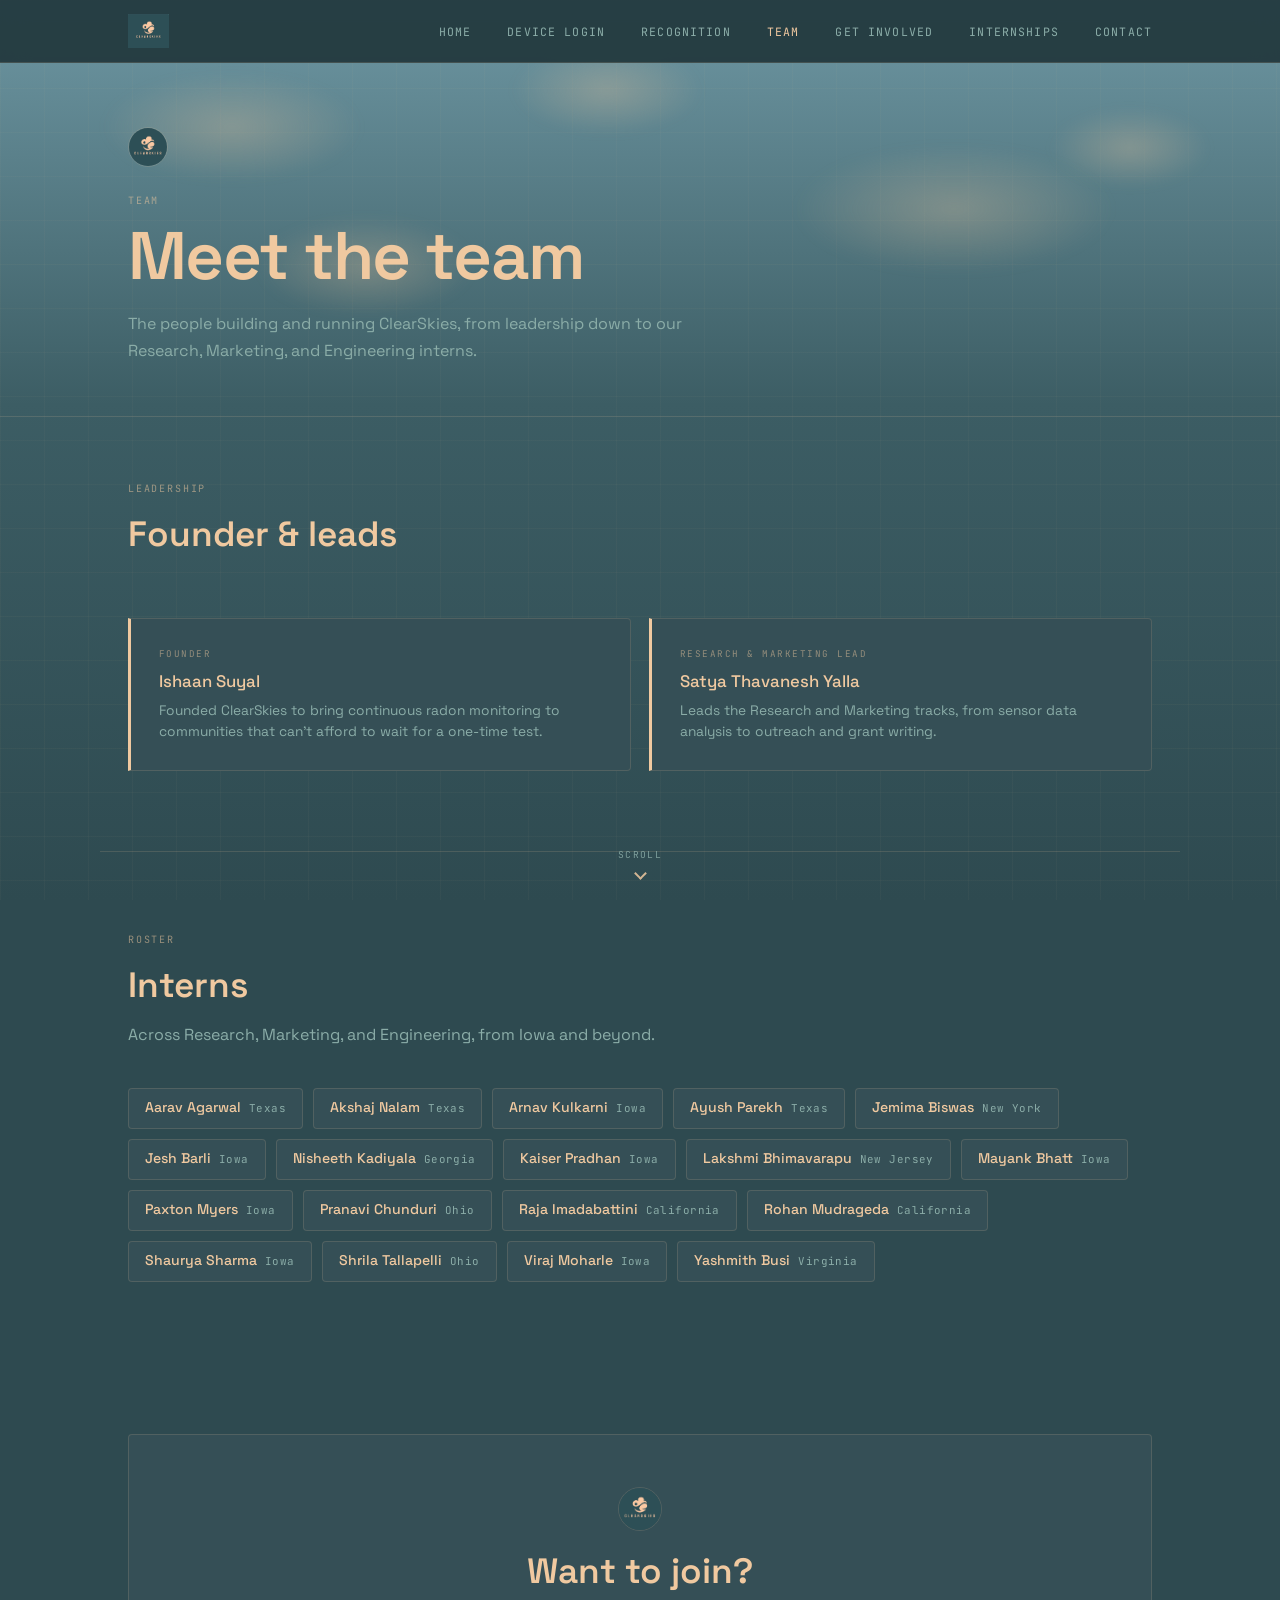
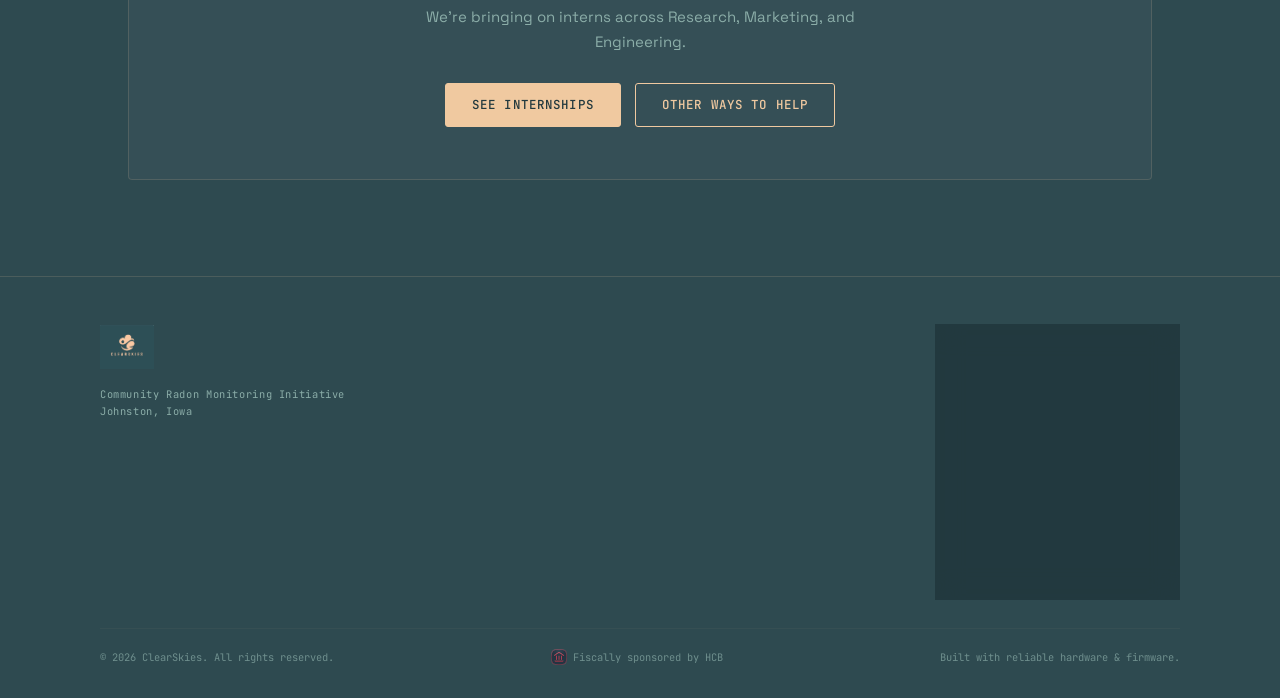
<file: team.html>
<!DOCTYPE html>
<html lang="en">
<head>
  <meta charset="UTF-8">
  <meta name="viewport" content="width=device-width, initial-scale=1.0">
  <title>Team | ClearSkies</title>
  <meta name="description" content="Meet the ClearSkies team behind continuous radon monitoring for communities that can't afford to wait for a one-time test.">
  <meta property="og:type" content="website">
  <meta property="og:title" content="Team | ClearSkies">
  <meta property="og:description" content="Meet the ClearSkies team behind continuous radon monitoring for communities that can't afford to wait for a one-time test.">
  <meta property="og:image" content="https://clearskiesus.org/images/unit-photo.jpeg">
  <link rel="icon" type="image/png" href="favicon.png">
  <link rel="apple-touch-icon" href="favicon.png">
  <link rel="stylesheet" href="css/style.css">
</head>
<body>

<!-- ── Atmosphere: sky → ground scene ── -->
<div class="scene" aria-hidden="true">
  <div class="scene-sky"></div>
  <div class="scene-ground"></div>
  <div class="cloud cloud-1"></div>
  <div class="cloud cloud-2"></div>
  <div class="cloud cloud-3"></div>
  <div class="cloud cloud-4"></div>
  <div class="cloud cloud-5"></div>
</div>

<!-- ── Navigation ── -->
<nav>
  <div class="nav-inner">
    <a class="nav-logo" href="index.html">
      <img src="images/logoclear.jpeg" alt="ClearSkies">
    </a>
    <button class="nav-toggle" aria-label="Toggle menu">
      <span></span><span></span><span></span>
    </button>
    <ul class="nav-links">
      <li><a href="index.html">Home</a></li>
      <li><a href="login.html">Device Login</a></li>
      <li><a href="recognition.html">Recognition</a></li>
      <li><a href="team.html" class="active">Team</a></li>
      <li><a href="get-involved.html">Get Involved</a></li>
      <li><a href="internships.html">Internships</a></li>
      <li><a href="contact.html">Contact</a></li>
    </ul>
  </div>
</nav>

<!-- ── Page Header ── -->
<div class="page-header">
  <div class="container">
    <img class="page-header-logo" src="images/logoclear.jpeg" alt="ClearSkies logo">
    <div class="section-label">Team</div>
    <h1>Meet the team</h1>
    <p class="section-sub mt-16">
      The people building and running ClearSkies, from leadership down to our
      Research, Marketing, and Engineering interns.
    </p>
  </div>
</div>

<!-- ── Leadership ── -->
<section class="section" style="padding-top: 0;">
  <div class="container">
    <div class="section-label">Leadership</div>
    <h2 class="section-title mt-16">Founder &amp; leads</h2>

    <div class="award-grid">
      <div class="award-card">
        <div class="award-badge">Founder</div>
        <h3>Ishaan Suyal</h3>
        <p>Founded ClearSkies to bring continuous radon monitoring to communities that can't afford to wait for a one-time test.</p>
      </div>

      <div class="award-card">
        <div class="award-badge">Research &amp; Marketing Lead</div>
        <h3>Satya Thavanesh Yalla</h3>
        <p>Leads the Research and Marketing tracks, from sensor data analysis to outreach and grant writing.</p>
      </div>
    </div>
  </div>
</section>

<div class="divider"></div>

<!-- ── Team roster ── -->
<section class="section">
  <div class="container">
    <div class="section-label">Roster</div>
    <h2 class="section-title mt-16">Interns</h2>
    <p class="section-sub mt-16">
      Across Research, Marketing, and Engineering, from Iowa and beyond.
    </p>

    <div class="team-grid">
      <div class="team-card"><h3>Aarav Agarwal</h3><div class="team-location">Texas</div></div>
      <div class="team-card"><h3>Akshaj Nalam</h3><div class="team-location">Texas</div></div>
      <div class="team-card"><h3>Arnav Kulkarni</h3><div class="team-location">Iowa</div></div>
      <div class="team-card"><h3>Ayush Parekh</h3><div class="team-location">Texas</div></div>
      <div class="team-card"><h3>Jemima Biswas</h3><div class="team-location">New York</div></div>
      <div class="team-card"><h3>Jesh Barli</h3><div class="team-location">Iowa</div></div>
      <div class="team-card"><h3>Nisheeth Kadiyala</h3><div class="team-location">Georgia</div></div>
      <div class="team-card"><h3>Kaiser Pradhan</h3><div class="team-location">Iowa</div></div>
      <div class="team-card"><h3>Lakshmi Bhimavarapu</h3><div class="team-location">New Jersey</div></div>
      <div class="team-card"><h3>Mayank Bhatt</h3><div class="team-location">Iowa</div></div>
      <div class="team-card"><h3>Paxton Myers</h3><div class="team-location">Iowa</div></div>
      <div class="team-card"><h3>Pranavi Chunduri</h3><div class="team-location">Ohio</div></div>
      <div class="team-card"><h3>Raja Imadabattini</h3><div class="team-location">California</div></div>
      <div class="team-card"><h3>Rohan Mudrageda</h3><div class="team-location">California</div></div>
      <div class="team-card"><h3>Shaurya Sharma</h3><div class="team-location">Iowa</div></div>
      <div class="team-card"><h3>Shrila Tallapelli</h3><div class="team-location">Ohio</div></div>
      <div class="team-card"><h3>Viraj Moharle</h3><div class="team-location">Iowa</div></div>
      <div class="team-card"><h3>Yashmith Busi</h3><div class="team-location">Virginia</div></div>
    </div>
  </div>
</section>

<!-- ── CTA ── -->
<div class="container">
  <div class="cta-block">
    <img class="cta-logo" src="images/logoclear.jpeg" alt="ClearSkies logo">
    <h2>Want to join?</h2>
    <p>We're bringing on interns across Research, Marketing, and Engineering.</p>
    <div class="btn-group">
      <a class="btn" href="internships.html">See Internships</a>
      <a class="btn btn-outline" href="get-involved.html">Other Ways to Help</a>
    </div>
  </div>
</div>

<!-- ── Footer ── -->
<footer>
  <div class="footer-inner">
    <div class="footer-brand">
      <div class="footer-logo">
        <a href="index.html"><img src="images/logoclear.jpeg" alt="ClearSkies"></a>
      </div>
      <div class="footer-tagline">Community Radon Monitoring Initiative<br>Johnston, Iowa</div>
    </div>
    <nav class="footer-nav">
      <div class="footer-col">
        <h4>Pages</h4>
        <ul>
          <li><a href="index.html">Home</a></li>
          <li><a href="login.html">Device Login</a></li>
          <li><a href="recognition.html">Recognition</a></li>
          <li><a href="team.html">Team</a></li>
          <li><a href="get-involved.html">Get Involved</a></li>
          <li><a href="internships.html">Internships</a></li>
          <li><a href="contact.html">Contact</a></li>
        </ul>
      </div>
      <div class="footer-col">
        <h4>Links</h4>
        <ul>
          <li><a href="https://hcb.hackclub.com/donations/start/clearskies" target="_blank" rel="noopener">Donate (HCB)</a></li>
          <li><a href="https://gofund.me/b8601a1a9" target="_blank" rel="noopener">GoFundMe</a></li>
          <li><a href="https://www.instagram.com/clearskies.ia/" target="_blank" rel="noopener">Instagram</a></li>
          <li><a href="https://www.linkedin.com/company/clearskies515/" target="_blank" rel="noopener">LinkedIn</a></li>
          <li><a href="https://www.epa.gov/radon" target="_blank" rel="noopener">EPA Radon Info</a></li>
        </ul>
      </div>
    </nav>
  </div>
  <div class="footer-bottom">
    <span>&copy; 2026 ClearSkies. All rights reserved.</span>
    <span class="sponsor-badge"><img src="images/hackclub.png" alt="HCB">Fiscally sponsored by HCB</span>
    <span>Built with reliable hardware &amp; firmware.</span>
  </div>
</footer>

<div class="scroll-cue" id="scroll-cue" aria-hidden="true">
  <span>Scroll</span>
  <span class="scroll-cue-arrow"></span>
</div>

<script src="js/main.js"></script>
</body>
</html>
</file>
<file: css/style.css>
@import url('https://fonts.googleapis.com/css2?family=Space+Grotesk:wght@300;400;500;600;700&family=JetBrains+Mono:wght@300;400;500;600&display=swap');

/* ── Variables ── */
:root {
  --bg-base:      #2E4A50;
  --bg-raised:    #354F56;
  --bg-deep:      #22393E;
  --bg-panel:     #1A2E32;
  --accent:       #F0C9A0;
  --accent-dim:   #C8A07A;
  --accent-faint: rgba(240, 201, 160, 0.10);
  --text-primary: #E0D5C8;
  --text-muted:   #8BADA8;
  --border:       rgba(240, 201, 160, 0.15);
  --border-dim:   rgba(240, 201, 160, 0.07);
  --green:        #7EB89A;
  --yellow:       #D4A84B;
  --red:          #C87070;
  --font-sans:    'Space Grotesk', system-ui, sans-serif;
  --font-mono:    'JetBrains Mono', 'IBM Plex Mono', monospace;
}

/* ── Reset ── */
*, *::before, *::after { box-sizing: border-box; margin: 0; padding: 0; }
html { scroll-behavior: smooth; }
body {
  font-family: var(--font-sans);
  background-color: var(--bg-base);
  color: var(--text-primary);
  line-height: 1.65;
  font-size: 16px;
  -webkit-font-smoothing: antialiased;
}

/* Blueprint grid texture */
body::before {
  content: '';
  position: fixed;
  inset: 0;
  background-image:
    linear-gradient(rgba(240, 201, 160, 0.035) 1px, transparent 1px),
    linear-gradient(90deg, rgba(240, 201, 160, 0.035) 1px, transparent 1px);
  background-size: 44px 44px;
  pointer-events: none;
  z-index: 0;
}

/* ── Atmosphere: sky → ground scene ── */
.scene {
  position: fixed;
  inset: 0;
  z-index: -1;
  overflow: hidden;
  pointer-events: none;
}
.scene-sky,
.scene-ground {
  position: absolute;
  inset: 0;
}
.scene-sky {
  background: linear-gradient(180deg, #6E97A3 0%, #3C5D64 45%, var(--bg-base) 100%);
}
.scene-ground {
  background: linear-gradient(180deg, var(--bg-base) 0%, #4A3B2A 55%, #2A2018 100%);
  opacity: 0;
}
.cloud {
  position: absolute;
  border-radius: 50%;
  background: radial-gradient(closest-side, rgba(240, 201, 160, 0.28), rgba(240, 201, 160, 0));
  filter: blur(6px);
  will-change: opacity, transform;
}
.cloud-1 { top: 8%;  left: 8%;  width: 260px; height: 110px; }
.cloud-2 { top: 16%; left: 62%; width: 320px; height: 130px; }
.cloud-3 { top: 5%;  left: 40%; width: 190px; height: 90px;  }
.cloud-4 { top: 24%; left: 20%; width: 220px; height: 100px; }
.cloud-5 { top: 12%; left: 82%; width: 160px; height: 80px;  }

@media (max-width: 720px) {
  .cloud-2, .cloud-5 { display: none; }
}

/* ── Typography ── */
h1, h2, h3, h4 { font-family: var(--font-sans); font-weight: 600; line-height: 1.15; }
h1  { font-size: clamp(2.4rem, 5.5vw, 4.2rem); color: var(--accent); letter-spacing: -0.025em; }
h2  { font-size: clamp(1.5rem, 3vw, 2.2rem);   color: var(--accent); }
h3  { font-size: 1.1rem; color: var(--accent); font-weight: 500; }
p   { color: var(--text-primary); }
a   { color: var(--accent); text-decoration: none; transition: color 0.2s; }
a:hover { color: var(--accent-dim); }

.mono  { font-family: var(--font-mono); }
.label {
  font-family: var(--font-mono);
  font-size: 0.68rem;
  letter-spacing: 0.15em;
  text-transform: uppercase;
  color: var(--text-muted);
}

/* ── Layout ── */
.container { max-width: 1080px; margin: 0 auto; padding: 0 28px; }
section    { position: relative; z-index: 1; }

/* ── Nav ── */
nav {
  position: sticky;
  top: 0;
  z-index: 200;
  background: rgba(34, 57, 62, 0.94);
  backdrop-filter: blur(14px);
  -webkit-backdrop-filter: blur(14px);
  border-bottom: 1px solid var(--border);
}
.nav-inner {
  max-width: 1080px;
  margin: 0 auto;
  padding: 0 28px;
  display: flex;
  align-items: center;
  justify-content: space-between;
  height: 62px;
}
.nav-logo { display: flex; align-items: center; }
.nav-logo img { height: 34px; width: auto; display: block; }

.nav-links { display: flex; gap: 36px; list-style: none; }
.nav-links a {
  font-family: var(--font-mono);
  font-size: 0.72rem;
  letter-spacing: 0.1em;
  text-transform: uppercase;
  color: var(--text-muted);
  transition: color 0.2s;
}
.nav-links a:hover,
.nav-links a.active { color: var(--accent); }

.nav-toggle {
  display: none;
  flex-direction: column;
  gap: 5px;
  background: none;
  border: none;
  cursor: pointer;
  padding: 6px;
}
.nav-toggle span {
  display: block;
  width: 22px;
  height: 2px;
  background: var(--accent);
  border-radius: 1px;
  transition: transform 0.25s, opacity 0.25s;
}
.nav-toggle.open span:nth-child(1) { transform: translateY(7px) rotate(45deg); }
.nav-toggle.open span:nth-child(2) { opacity: 0; }
.nav-toggle.open span:nth-child(3) { transform: translateY(-7px) rotate(-45deg); }

@media (max-width: 760px) {
  .nav-toggle { display: flex; }
  .nav-links {
    display: none;
    position: absolute;
    top: 62px; left: 0; right: 0;
    background: var(--bg-deep);
    border-bottom: 1px solid var(--border);
    flex-direction: column;
    padding: 20px 28px;
    gap: 18px;
    z-index: 199;
  }
  .nav-links.open { display: flex; }
}

/* ── Buttons ── */
.btn {
  display: inline-block;
  font-family: var(--font-mono);
  font-size: 0.78rem;
  letter-spacing: 0.09em;
  text-transform: uppercase;
  padding: 11px 26px;
  background: var(--accent);
  color: var(--bg-deep);
  border: 1.5px solid var(--accent);
  border-radius: 3px;
  cursor: pointer;
  transition: background 0.2s, color 0.2s;
  font-weight: 500;
}
.btn:hover { background: transparent; color: var(--accent); }
.btn-outline { background: transparent; color: var(--accent); }
.btn-outline:hover { background: var(--accent); color: var(--bg-deep); }

/* ── Footer ── */
footer {
  position: relative;
  z-index: 1;
  border-top: 1px solid var(--border);
  padding: 48px 28px 32px;
  margin-top: 96px;
}
.footer-inner {
  max-width: 1080px;
  margin: 0 auto;
  display: flex;
  flex-wrap: wrap;
  gap: 40px;
  justify-content: space-between;
  align-items: flex-start;
}
.footer-logo img { height: 44px; }
.footer-tagline {
  font-family: var(--font-mono);
  font-size: 0.65rem;
  color: var(--text-muted);
  margin-top: 8px;
  letter-spacing: 0.06em;
}
.footer-nav { display: flex; gap: 56px; flex-wrap: wrap; }
.footer-col h4 {
  font-family: var(--font-mono);
  font-size: 0.62rem;
  letter-spacing: 0.14em;
  text-transform: uppercase;
  color: var(--text-muted);
  margin-bottom: 14px;
}
.footer-col ul  { list-style: none; }
.footer-col li  { margin-bottom: 9px; }
.footer-col a   { font-size: 0.88rem; color: var(--text-primary); opacity: 0.65; transition: opacity 0.2s, color 0.2s; }
.footer-col a:hover { opacity: 1; color: var(--accent); }
.footer-bottom {
  max-width: 1080px;
  margin: 28px auto 0;
  border-top: 1px solid var(--border-dim);
  padding-top: 20px;
  font-family: var(--font-mono);
  font-size: 0.65rem;
  color: var(--text-muted);
  display: flex;
  justify-content: space-between;
  flex-wrap: wrap;
  gap: 8px;
  opacity: 0.7;
}
.sponsor-badge { display: inline-flex; align-items: center; gap: 6px; }
.sponsor-badge img { height: 16px; width: auto; }

/* ── Hero ── */
.hero {
  min-height: calc(100vh - 62px);
  display: flex;
  align-items: center;
  padding: 80px 28px;
  position: relative;
  z-index: 1;
}
.hero-inner {
  max-width: 1080px;
  margin: 0 auto;
  width: 100%;
  display: grid;
  grid-template-columns: 1fr 420px;
  gap: 64px;
  align-items: center;
}
.hero-brand          { display: flex; align-items: center; gap: 10px; margin-bottom: 14px; }
.hero-logo           { width: 28px; height: 28px; border-radius: 50%; object-fit: cover; border: 1px solid var(--border); flex-shrink: 0; }
.hero-text .label    { margin-bottom: 0; display: block; }
.hero-text h1        { margin-bottom: 18px; }
.hero-text .mission  { font-size: 1.08rem; color: var(--text-muted); max-width: 420px; margin-bottom: 36px; line-height: 1.65; }
.hero-cta            { display: flex; gap: 14px; align-items: center; flex-wrap: wrap; }

@media (max-width: 820px) {
  .hero-inner { grid-template-columns: 1fr; gap: 44px; }
  .hero { padding: 56px 28px 64px; min-height: auto; }
}

/* ── Sensor Panel ── */
.sensor-unit {
  background: var(--bg-panel);
  border: 1px solid var(--border);
  border-radius: 6px;
  padding: 24px 24px 20px;
  font-family: var(--font-mono);
  position: relative;
  box-shadow: 0 4px 40px rgba(0,0,0,0.4), inset 0 1px 0 rgba(240,201,160,0.05);
}
.sensor-unit::before {
  content: '';
  position: absolute;
  top: 0; left: 25%; right: 25%;
  height: 2px;
  background: linear-gradient(90deg, transparent, var(--accent), transparent);
  opacity: 0.45;
}

.sensor-header { display: flex; justify-content: space-between; align-items: flex-start; margin-bottom: 16px; }
.sensor-id  { font-size: 0.6rem; letter-spacing: 0.14em; text-transform: uppercase; color: var(--text-muted); }
.sensor-loc { font-size: 0.6rem; letter-spacing: 0.1em; color: var(--accent); opacity: 0.6; margin-top: 3px; }
.sensor-status { display: flex; align-items: center; gap: 7px; }
.status-text   { font-size: 0.56rem; letter-spacing: 0.14em; text-transform: uppercase; color: var(--green); }
.status-dot {
  width: 7px; height: 7px; border-radius: 50%;
  background: var(--green);
  box-shadow: 0 0 7px var(--green);
  animation: blink 2.4s ease-in-out infinite;
}
@keyframes blink { 0%, 100% { opacity: 1; } 50% { opacity: 0.3; } }

.reading-display  { text-align: center; margin: 6px 0 12px; }
.reading-label    { font-size: 0.56rem; letter-spacing: 0.16em; text-transform: uppercase; color: var(--text-muted); margin-bottom: 5px; }
.reading-value    {
  font-size: 5rem;
  font-weight: 300;
  color: var(--accent);
  letter-spacing: -0.03em;
  line-height: 1;
  font-variant-numeric: tabular-nums;
}
.reading-unit     { font-size: 0.76rem; color: var(--text-muted); letter-spacing: 0.1em; margin-top: 4px; }

.chart-label { font-size: 0.54rem; letter-spacing: 0.12em; text-transform: uppercase; color: var(--text-muted); opacity: 0.6; margin-bottom: 5px; }
.mini-chart {
  display: flex;
  align-items: flex-end;
  gap: 2px;
  height: 44px;
  margin-bottom: 14px;
}
.mini-bar { flex: 1; background: rgba(240,201,160,0.17); border-radius: 1px 1px 0 0; min-height: 3px; }
.mini-bar.b-spike   { background: rgba(200,112,112,0.65); }
.mini-bar.b-current { background: var(--accent); opacity: 0.9; }

.scale-section { margin-bottom: 14px; }
.scale-track-wrap { position: relative; }
.scale-track { display: flex; height: 5px; gap: 1px; }
.scale-seg   { border-radius: 2px; }
.seg-safe     { flex: 2; background: var(--green);  opacity: 0.55; }
.seg-moderate { flex: 2; background: var(--yellow); opacity: 0.55; }
.seg-action   { flex: 4; background: var(--red);    opacity: 0.45; }
.scale-marker {
  position: absolute;
  top: -4px;
  width: 2px; height: 13px;
  background: var(--accent);
  border-radius: 1px;
  left: 0%;
  transition: left 1.2s cubic-bezier(0.16, 1, 0.3, 1);
  transform: translateX(-50%);
  box-shadow: 0 0 6px rgba(240,201,160,0.5);
}
.scale-labels {
  display: flex;
  justify-content: space-between;
  margin-top: 5px;
  font-size: 0.54rem;
  letter-spacing: 0.07em;
  color: var(--text-muted);
  opacity: 0.65;
}

.sensor-meta {
  display: grid;
  grid-template-columns: 1fr 1fr;
  gap: 8px 16px;
  border-top: 1px solid var(--border-dim);
  padding-top: 14px;
}
.meta-lbl { font-size: 0.54rem; letter-spacing: 0.14em; text-transform: uppercase; color: var(--text-muted); margin-bottom: 2px; }

.sensor-disclaimer {
  margin-top: 16px;
  padding-top: 14px;
  border-top: 1px solid var(--border-dim);
  font-family: var(--font-mono);
  font-size: 0.62rem;
  letter-spacing: 0.02em;
  color: var(--text-muted);
  opacity: 0.6;
  text-align: center;
}
.sensor-disclaimer a { color: var(--text-muted); text-decoration: underline; text-underline-offset: 2px; opacity: 0.9; }
.sensor-disclaimer a:hover { color: var(--accent); opacity: 1; }
.meta-val { font-size: 0.74rem; color: var(--accent); }

/* ── Sections ── */
.section { padding: 80px 0; }
.section-label {
  font-family: var(--font-mono);
  font-size: 0.63rem;
  letter-spacing: 0.18em;
  text-transform: uppercase;
  color: var(--accent);
  opacity: 0.55;
  margin-bottom: 8px;
}
.section-title { margin-bottom: 14px; }
.section-sub   { font-size: 1rem; color: var(--text-muted); max-width: 560px; line-height: 1.65; }

.divider { height: 1px; background: var(--border); max-width: 1080px; margin: 0 auto; }

.page-header-flex {
  display: flex;
  align-items: center;
  justify-content: space-between;
  gap: 40px;
}
.unit-photo {
  width: 220px;
  height: 280px;
  object-fit: cover;
  border-radius: 4px;
  border: 1px solid var(--border);
  flex-shrink: 0;
}
@media (max-width: 720px) {
  .page-header-flex { flex-direction: column; align-items: flex-start; }
  .unit-photo { width: 100%; height: auto; max-height: 340px; }
}

/* ── Stat cards ── */
.stat-grid {
  display: grid;
  grid-template-columns: repeat(auto-fit, minmax(260px, 1fr));
  gap: 18px;
  margin-bottom: 32px;
}
.stat-card {
  background: var(--bg-raised);
  border: 1px solid var(--border);
  border-radius: 4px;
  padding: 28px;
}
.stat-number { font-family: var(--font-mono); font-size: 2.6rem; font-weight: 300; color: var(--accent); line-height: 1; margin-bottom: 10px; }
.stat-card h3 { margin-bottom: 6px; }
.stat-card p  { font-size: 0.86rem; color: var(--text-muted); line-height: 1.55; }

/* ── Problem strip ── */
.problem-strip {
  background: var(--bg-raised);
  border: 1px solid var(--border);
  border-left: 3px solid var(--red);
  border-radius: 0 4px 4px 0;
  padding: 32px;
  margin-top: 32px;
  display: grid;
  grid-template-columns: auto 1fr;
  gap: 28px;
  align-items: center;
}
.strip-num { font-family: var(--font-mono); font-size: 3rem; font-weight: 300; color: var(--red); opacity: 0.75; line-height: 1; white-space: nowrap; }
.problem-strip p { font-size: 0.92rem; color: var(--text-muted); line-height: 1.65; }
.problem-strip strong { color: var(--text-primary); }

/* ── Pipeline ── */
.pipeline {
  display: grid;
  grid-template-columns: repeat(4, 1fr);
  border: 1px solid var(--border);
  border-radius: 4px;
  overflow: hidden;
  margin-top: 32px;
}
.pipeline-step { padding: 24px 20px; border-right: 1px solid var(--border); }
.pipeline-step:last-child { border-right: none; }
.step-index { font-family: var(--font-mono); font-size: 0.56rem; letter-spacing: 0.18em; text-transform: uppercase; color: var(--text-muted); margin-bottom: 10px; }
.step-tag {
  font-family: var(--font-mono);
  font-size: 0.68rem;
  color: var(--accent);
  background: var(--accent-faint);
  border: 1px solid var(--border);
  padding: 3px 8px;
  border-radius: 2px;
  display: inline-block;
  margin-bottom: 10px;
}
.pipeline-step h3 { font-size: 0.9rem; margin-bottom: 6px; }
.pipeline-step p  { font-size: 0.78rem; color: var(--text-muted); line-height: 1.5; }

@media (max-width: 720px) {
  .pipeline { grid-template-columns: 1fr 1fr; }
  .pipeline-step:nth-child(2) { border-right: none; }
  .pipeline-step:nth-child(1),
  .pipeline-step:nth-child(2) { border-bottom: 1px solid var(--border); }
}
@media (max-width: 480px) {
  .pipeline { grid-template-columns: 1fr; }
  .pipeline-step { border-right: none !important; border-bottom: 1px solid var(--border) !important; }
  .pipeline-step:last-child { border-bottom: none !important; }
}

/* ── Deploy chips ── */
.deploy-chips { display: flex; gap: 10px; flex-wrap: wrap; margin-top: 28px; }
.chip {
  font-family: var(--font-mono);
  font-size: 0.68rem;
  letter-spacing: 0.06em;
  padding: 6px 14px;
  border: 1px solid var(--border);
  border-radius: 2px;
  color: var(--text-muted);
  background: var(--accent-faint);
  display: flex;
  align-items: center;
  gap: 7px;
}
.chip-dot { width: 6px; height: 6px; border-radius: 50%; background: var(--green); box-shadow: 0 0 5px var(--green); flex-shrink: 0; }

/* ── 404 ── */
.error-page { text-align: center; padding: 120px 0; position: relative; z-index: 1; }
.error-code {
  font-family: var(--font-mono);
  font-size: 6rem;
  font-weight: 300;
  color: var(--accent);
  line-height: 1;
  margin-bottom: 18px;
}
.error-page p { color: var(--text-muted); max-width: 460px; margin: 14px auto 32px; }
@media (max-width: 600px) {
  .error-page { padding: 80px 0; }
  .error-code { font-size: 4rem; }
}

/* ── Page header ── */
.page-header {
  padding: 64px 0 52px;
  border-bottom: 1px solid var(--border);
  margin-bottom: 64px;
  position: relative;
  z-index: 1;
}
.page-header-logo {
  width: 40px;
  height: 40px;
  border-radius: 50%;
  object-fit: cover;
  border: 1px solid var(--border);
  margin-bottom: 18px;
}

/* ── Recognition ── */
.press-grid { display: grid; grid-template-columns: repeat(auto-fit, minmax(280px, 1fr)); gap: 18px; }
.press-card {
  background: var(--bg-raised);
  border: 1px solid var(--border);
  border-radius: 4px;
  padding: 28px;
}
.photo-carousel {
  position: relative;
  background: var(--bg-raised);
  border: 1px solid var(--border);
  border-radius: 4px;
  overflow: hidden;
}
.carousel-track {
  display: flex;
  transition: transform 0.45s ease;
}
.carousel-slide { flex: 0 0 100%; }
.carousel-slide img {
  width: 100%;
  max-height: 480px;
  object-fit: contain;
  background: var(--bg-panel);
  display: block;
}
.carousel-caption { padding: 12px 16px; font-family: var(--font-mono); font-size: 0.68rem; color: var(--text-muted); letter-spacing: 0.04em; }
.carousel-btn {
  position: absolute;
  top: 50%;
  transform: translateY(-50%);
  width: 36px;
  height: 36px;
  border-radius: 50%;
  border: 1px solid var(--border);
  background: rgba(26, 46, 50, 0.75);
  color: var(--text-primary);
  font-family: var(--font-sans);
  font-size: 1rem;
  cursor: pointer;
  display: flex;
  align-items: center;
  justify-content: center;
  transition: background 0.2s ease;
}
.carousel-btn:hover { background: var(--accent-faint); }
.carousel-btn.prev { left: 12px; }
.carousel-btn.next { right: 12px; }
.carousel-dots {
  display: flex;
  justify-content: center;
  gap: 8px;
  padding: 14px 0;
}
.carousel-dot {
  width: 8px;
  height: 8px;
  border-radius: 50%;
  background: var(--border);
  border: none;
  cursor: pointer;
  padding: 0;
}
.carousel-dot.active { background: var(--accent); }
.outlet-tag { font-family: var(--font-mono); font-size: 0.63rem; letter-spacing: 0.14em; text-transform: uppercase; color: var(--accent); margin-bottom: 12px; }
.press-card p   { font-size: 0.86rem; color: var(--text-muted); line-height: 1.55; margin-bottom: 14px; }
.press-link { font-family: var(--font-mono); font-size: 0.68rem; color: var(--accent); opacity: 0.65; letter-spacing: 0.04em; }
.press-link:hover { opacity: 1; }

.award-grid { display: grid; grid-template-columns: repeat(auto-fit, minmax(300px, 1fr)); gap: 18px; margin-top: 64px; }
.award-card {
  background: var(--bg-raised);
  border: 1px solid var(--border);
  border-left: 3px solid var(--accent);
  border-radius: 0 4px 4px 0;
  padding: 28px;
}
.award-badge { font-family: var(--font-mono); font-size: 0.58rem; letter-spacing: 0.16em; text-transform: uppercase; color: var(--accent); opacity: 0.5; margin-bottom: 10px; }
.award-card h3 { font-size: 1.05rem; margin-bottom: 8px; display: flex; align-items: center; gap: 8px; }
.award-card .sponsor-icon { height: 24px; width: auto; border-radius: 5px; }
.award-card p  { font-size: 0.86rem; color: var(--text-muted); line-height: 1.55; }

/* ── Team ── */
.team-grid { display: flex; flex-wrap: wrap; gap: 10px; margin-top: 40px; }
.team-card {
  background: var(--bg-raised);
  border: 1px solid var(--border);
  border-radius: 4px;
  padding: 10px 16px;
  display: flex;
  align-items: baseline;
  gap: 8px;
  white-space: nowrap;
}
.team-card h3 { font-size: 0.88rem; margin: 0; }
.team-location { font-family: var(--font-mono); font-size: 0.68rem; color: var(--text-muted); letter-spacing: 0.04em; }

/* ── Setup ── */
.hardware-table {
  width: 100%;
  border-collapse: collapse;
  font-family: var(--font-mono);
  font-size: 0.8rem;
  margin: 28px 0 40px;
  border: 1px solid var(--border);
  border-radius: 4px;
  overflow: hidden;
}
.hardware-table th {
  text-align: left;
  padding: 10px 18px;
  font-size: 0.58rem;
  letter-spacing: 0.14em;
  text-transform: uppercase;
  color: var(--text-muted);
  background: var(--bg-panel);
  border-bottom: 1px solid var(--border);
}
.hardware-table td {
  padding: 13px 18px;
  border-bottom: 1px solid var(--border-dim);
  color: var(--text-primary);
  vertical-align: top;
  line-height: 1.5;
}
.hardware-table tr:last-child td { border-bottom: none; }
.hardware-table td:first-child    { color: var(--accent); white-space: nowrap; }
.hardware-table td:nth-child(3)   { color: var(--text-muted); font-size: 0.74rem; }

.cost-row { display: flex; align-items: flex-end; gap: 32px; flex-wrap: wrap; margin: 28px 0 48px; }
.cost-box {
  display: inline-flex;
  flex-direction: column;
  background: var(--accent-faint);
  border: 1px solid var(--border);
  border-radius: 4px;
  padding: 20px 28px;
}
.cost-num { font-family: var(--font-mono); font-size: 3rem; font-weight: 300; color: var(--accent); line-height: 1; }
.cost-lbl { font-family: var(--font-mono); font-size: 0.6rem; letter-spacing: 0.14em; text-transform: uppercase; color: var(--text-muted); margin-top: 6px; }
.cost-breakdown { font-family: var(--font-mono); font-size: 0.76rem; color: var(--text-muted); line-height: 2.1; }
.cost-breakdown span { color: var(--text-primary); margin-left: 8px; }

.flow-row {
  display: flex;
  align-items: stretch;
  border: 1px solid var(--border);
  border-radius: 4px;
  overflow: hidden;
  margin-top: 28px;
}
.flow-node {
  font-family: var(--font-mono);
  font-size: 0.72rem;
  padding: 18px 16px;
  flex: 1;
  text-align: center;
  border-right: 1px solid var(--border);
}
.flow-node:last-child { border-right: none; }
.fn-label { font-size: 0.54rem; letter-spacing: 0.14em; text-transform: uppercase; color: var(--text-muted); margin-bottom: 5px; }
.fn-name  { color: var(--accent); font-size: 0.76rem; }
.flow-arrow { display: flex; align-items: center; padding: 0 4px; color: var(--text-muted); opacity: 0.35; font-size: 0.8rem; flex-shrink: 0; }

@media (max-width: 600px) { .flow-row { flex-direction: column; } .flow-node { border-right: none; border-bottom: 1px solid var(--border); } .flow-node:last-child { border-bottom: none; } .flow-arrow { transform: rotate(90deg); align-self: center; padding: 4px 0; } }

/* ── Contact ── */
.contact-grid { display: grid; grid-template-columns: 1fr 1fr; gap: 64px; align-items: start; }
@media (max-width: 720px) { .contact-grid { grid-template-columns: 1fr; gap: 40px; } }

.contact-form .form-group { margin-bottom: 20px; }
.contact-form label {
  display: block;
  font-family: var(--font-mono);
  font-size: 0.62rem;
  letter-spacing: 0.14em;
  text-transform: uppercase;
  color: var(--text-muted);
  margin-bottom: 8px;
}
.contact-form input,
.contact-form textarea {
  width: 100%;
  background: var(--bg-raised);
  border: 1px solid var(--border);
  border-radius: 3px;
  padding: 11px 14px;
  color: var(--text-primary);
  font-family: var(--font-sans);
  font-size: 0.92rem;
  outline: none;
  transition: border-color 0.2s;
}
.contact-form input::placeholder,
.contact-form textarea::placeholder { color: var(--text-muted); opacity: 0.45; }
.contact-form input:focus,
.contact-form textarea:focus { border-color: rgba(240,201,160,0.45); }
.contact-form textarea { height: 140px; resize: vertical; }

.form-success {
  display: none;
  font-family: var(--font-mono);
  font-size: 0.78rem;
  color: var(--green);
  border: 1px solid rgba(126,184,154,0.3);
  background: rgba(126,184,154,0.07);
  border-radius: 3px;
  padding: 13px 16px;
  margin-top: 14px;
  letter-spacing: 0.03em;
}
.form-success.show { display: block; }

.contact-aside h3 { margin-bottom: 12px; }
.contact-aside p  { font-size: 0.88rem; color: var(--text-muted); margin-bottom: 18px; line-height: 1.6; }
.social-links { display: flex; flex-direction: column; gap: 10px; margin-top: 28px; }
.social-link {
  font-family: var(--font-mono);
  font-size: 0.7rem;
  letter-spacing: 0.08em;
  text-transform: uppercase;
  padding: 9px 16px;
  border: 1px solid var(--border);
  border-radius: 3px;
  color: var(--text-muted);
  display: inline-flex;
  align-items: center;
  gap: 10px;
  width: fit-content;
  transition: color 0.2s, border-color 0.2s;
}
.social-link:hover { color: var(--accent); border-color: var(--accent); }
.social-icon { display: inline-flex; width: 15px; height: 15px; }
.social-icon svg { width: 100%; height: 100%; fill: currentColor; }

/* ── CTA block ── */
.cta-block {
  background: var(--bg-raised);
  border: 1px solid var(--border);
  border-radius: 4px;
  padding: 52px;
  text-align: center;
  margin-top: 72px;
}
.cta-logo { width: 44px; height: 44px; border-radius: 50%; object-fit: cover; border: 1px solid var(--border); margin: 0 auto 20px; display: block; }
.cta-block h2 { margin-bottom: 14px; }
.cta-block p  { color: var(--text-muted); margin-bottom: 28px; max-width: 460px; margin-left: auto; margin-right: auto; font-size: 0.94rem; }
.cta-block .btn-group { display: flex; justify-content: center; gap: 14px; flex-wrap: wrap; }

/* ── Utils ── */
.mt-16 { margin-top: 16px; }
.mt-24 { margin-top: 24px; }
.mt-40 { margin-top: 40px; }
.mb-8  { margin-bottom: 8px; }
.mb-24 { margin-bottom: 24px; }
.text-muted  { color: var(--text-muted); }
.text-accent { color: var(--accent); }

/* ── Scroll cue ── */
.scroll-cue {
  position: fixed;
  bottom: 22px;
  left: 50%;
  transform: translateX(-50%);
  z-index: 150;
  display: flex;
  flex-direction: column;
  align-items: center;
  gap: 6px;
  font-family: var(--font-mono);
  font-size: 0.6rem;
  letter-spacing: 0.14em;
  text-transform: uppercase;
  color: var(--text-muted);
  opacity: 0.85;
  transition: opacity 0.35s ease;
  pointer-events: none;
}
.scroll-cue.hidden { opacity: 0; }
.scroll-cue-arrow {
  width: 9px;
  height: 9px;
  border-right: 2px solid var(--accent);
  border-bottom: 2px solid var(--accent);
  transform: rotate(45deg);
  animation: scrollCueBounce 1.6s ease-in-out infinite;
}
@keyframes scrollCueBounce {
  0%, 100% { transform: rotate(45deg) translate(0, 0); }
  50%      { transform: rotate(45deg) translate(4px, 4px); }
}
@media (max-width: 560px) {
  .problem-strip { grid-template-columns: 1fr; gap: 14px; }
  .cta-block { padding: 36px 24px; }
  .section   { padding: 56px 0; }
  .footer-nav { gap: 32px; }
}
</file>
